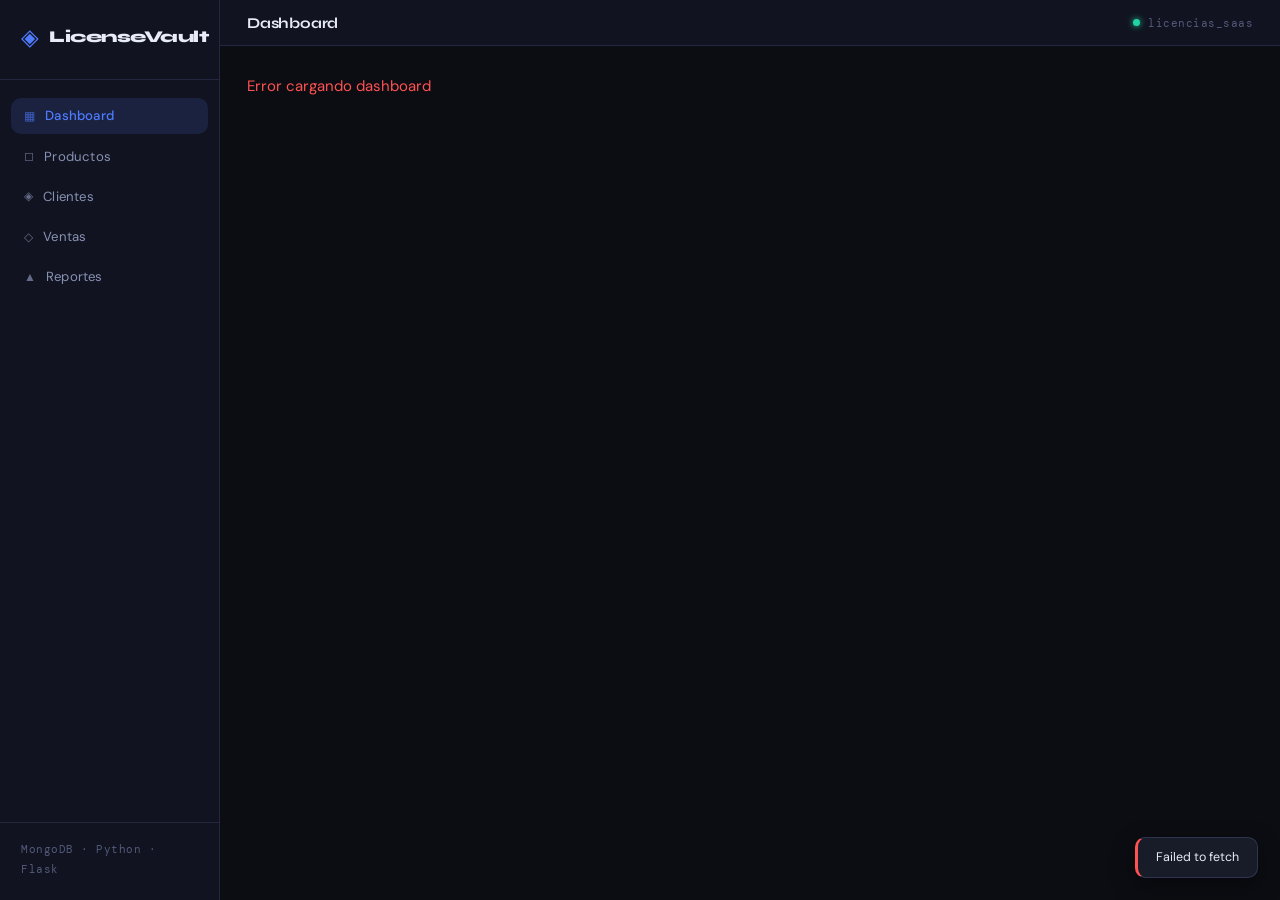
<file: proyecto LicenseVault/frontend/index.html>
<!DOCTYPE html>
<html lang="es">
<head>
<meta charset="UTF-8">
<meta name="viewport" content="width=device-width,initial-scale=1">
<title>LicenseVault — Distribución Digital</title>
<link rel="preconnect" href="https://fonts.googleapis.com">
<link href="https://fonts.googleapis.com/css2?family=Syne:wght@400;600;700;800&family=DM+Mono:wght@300;400;500&family=DM+Sans:wght@300;400;500&display=swap" rel="stylesheet">
<link rel="stylesheet" href="static/css/style.css">
</head>
<body>

<!-- SIDEBAR -->
<nav class="sidebar" id="sidebar">
  <div class="brand">
    <span class="brand-icon">◈</span>
    <span class="brand-name">LicenseVault</span>
  </div>
  <ul class="nav-list">
    <li class="nav-item active" data-page="dashboard">
      <span class="nav-icon">▦</span> Dashboard
    </li>
    <li class="nav-item" data-page="productos">
      <span class="nav-icon">◻</span> Productos
    </li>
    <li class="nav-item" data-page="clientes">
      <span class="nav-icon">◈</span> Clientes
    </li>
    <li class="nav-item" data-page="ventas">
      <span class="nav-icon">◇</span> Ventas
    </li>
    <li class="nav-item" data-page="reportes">
      <span class="nav-icon">▲</span> Reportes
    </li>
  </ul>
  <div class="sidebar-footer">
    <span class="tag-mono">MongoDB · Python · Flask</span>
  </div>
</nav>

<!-- MAIN -->
<main class="main-content" id="main">

  <!-- TOPBAR -->
  <header class="topbar">
    <button class="menu-btn" id="menuBtn">☰</button>
    <div class="topbar-title" id="topbarTitle">Dashboard</div>
    <div class="topbar-right">
      <span class="status-dot"></span>
      <span class="tag-mono">licencias_saas</span>
    </div>
  </header>

  <!-- PÁGINAS -->
  <div class="page active" id="page-dashboard"></div>
  <div class="page"        id="page-productos"></div>
  <div class="page"        id="page-clientes"></div>
  <div class="page"        id="page-ventas"></div>
  <div class="page"        id="page-reportes"></div>

</main>

<!-- MODAL -->
<div class="modal-overlay" id="modalOverlay">
  <div class="modal" id="modal">
    <div class="modal-header">
      <h3 class="modal-title" id="modalTitle">Formulario</h3>
      <button class="modal-close" id="modalClose">✕</button>
    </div>
    <div class="modal-body" id="modalBody"></div>
  </div>
</div>

<!-- TOAST -->
<div class="toast" id="toast"></div>

<script src="static/js/api.js"></script>
<script src="static/js/dashboard.js"></script>
<script src="static/js/productos.js"></script>
<script src="static/js/clientes.js"></script>
<script src="static/js/ventas.js"></script>
<script src="static/js/reportes.js"></script>
<script src="static/js/app.js"></script>
</body>
</html>
</file>
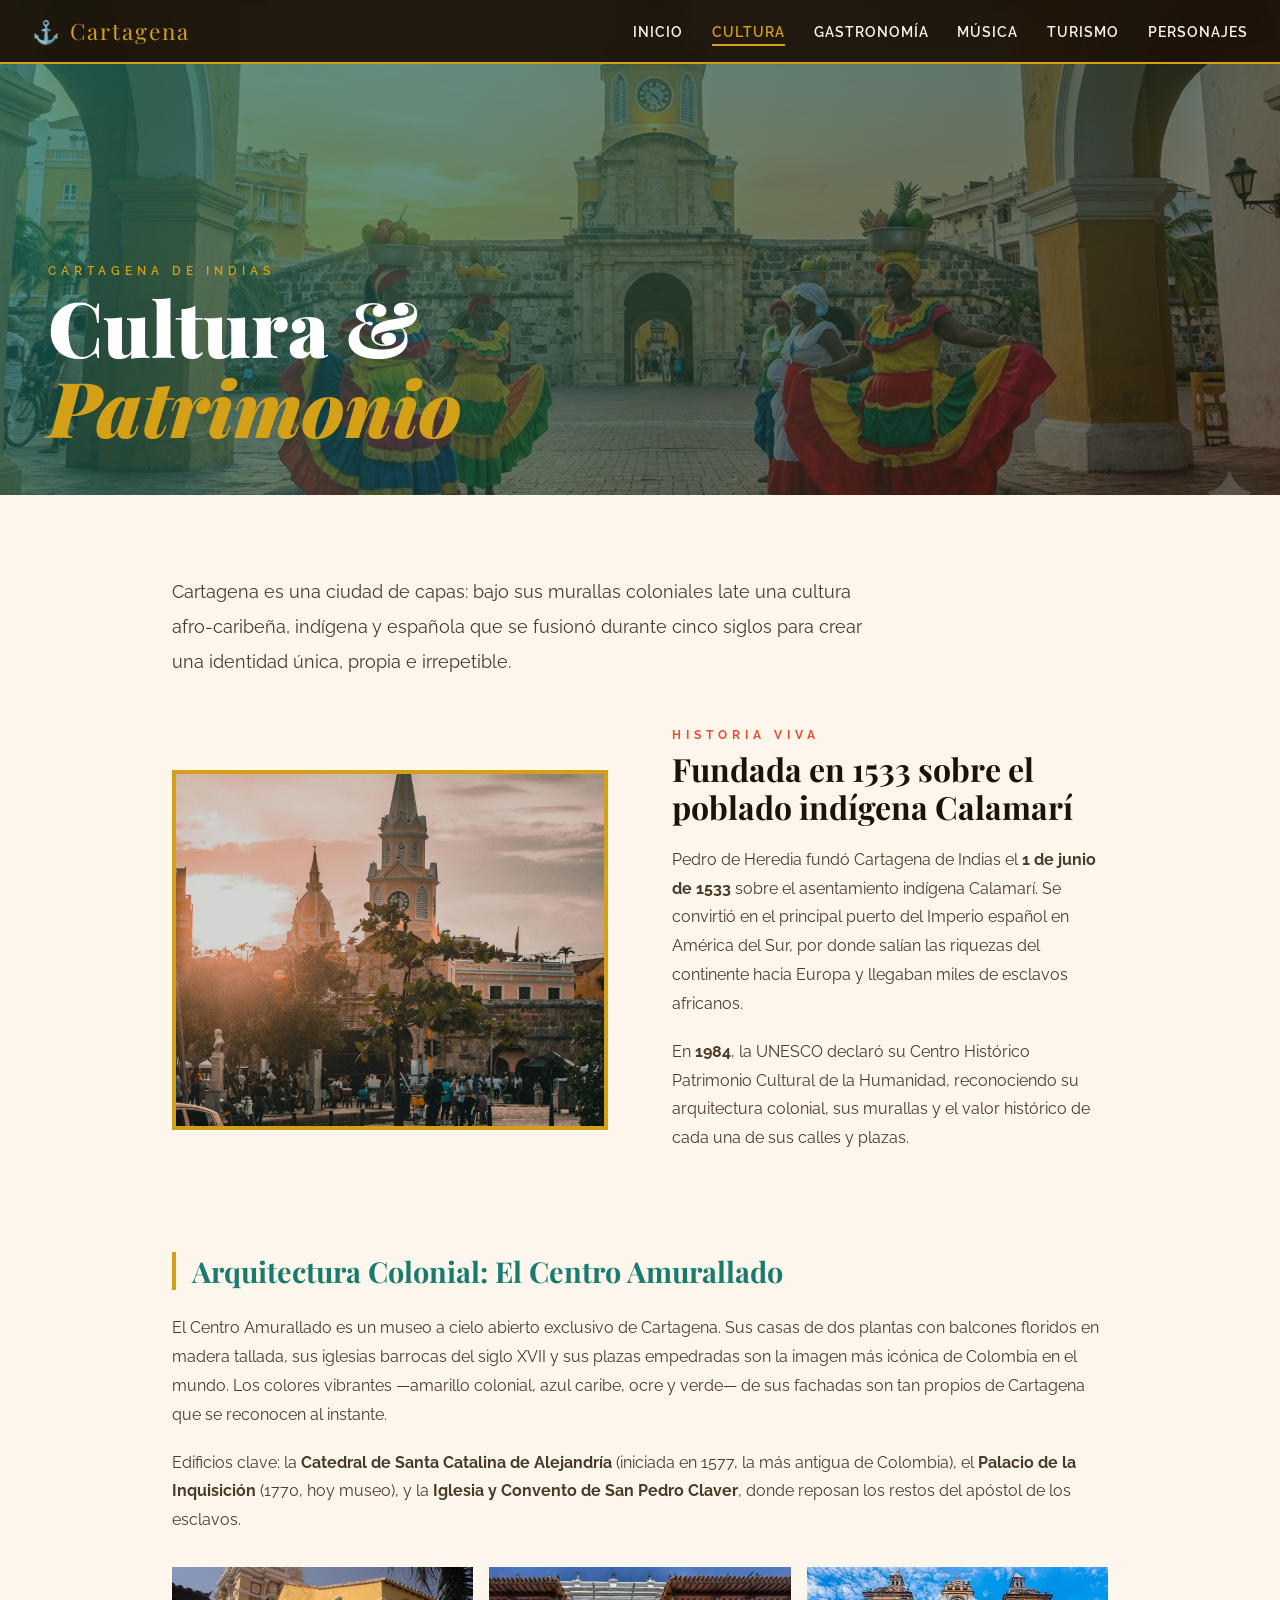
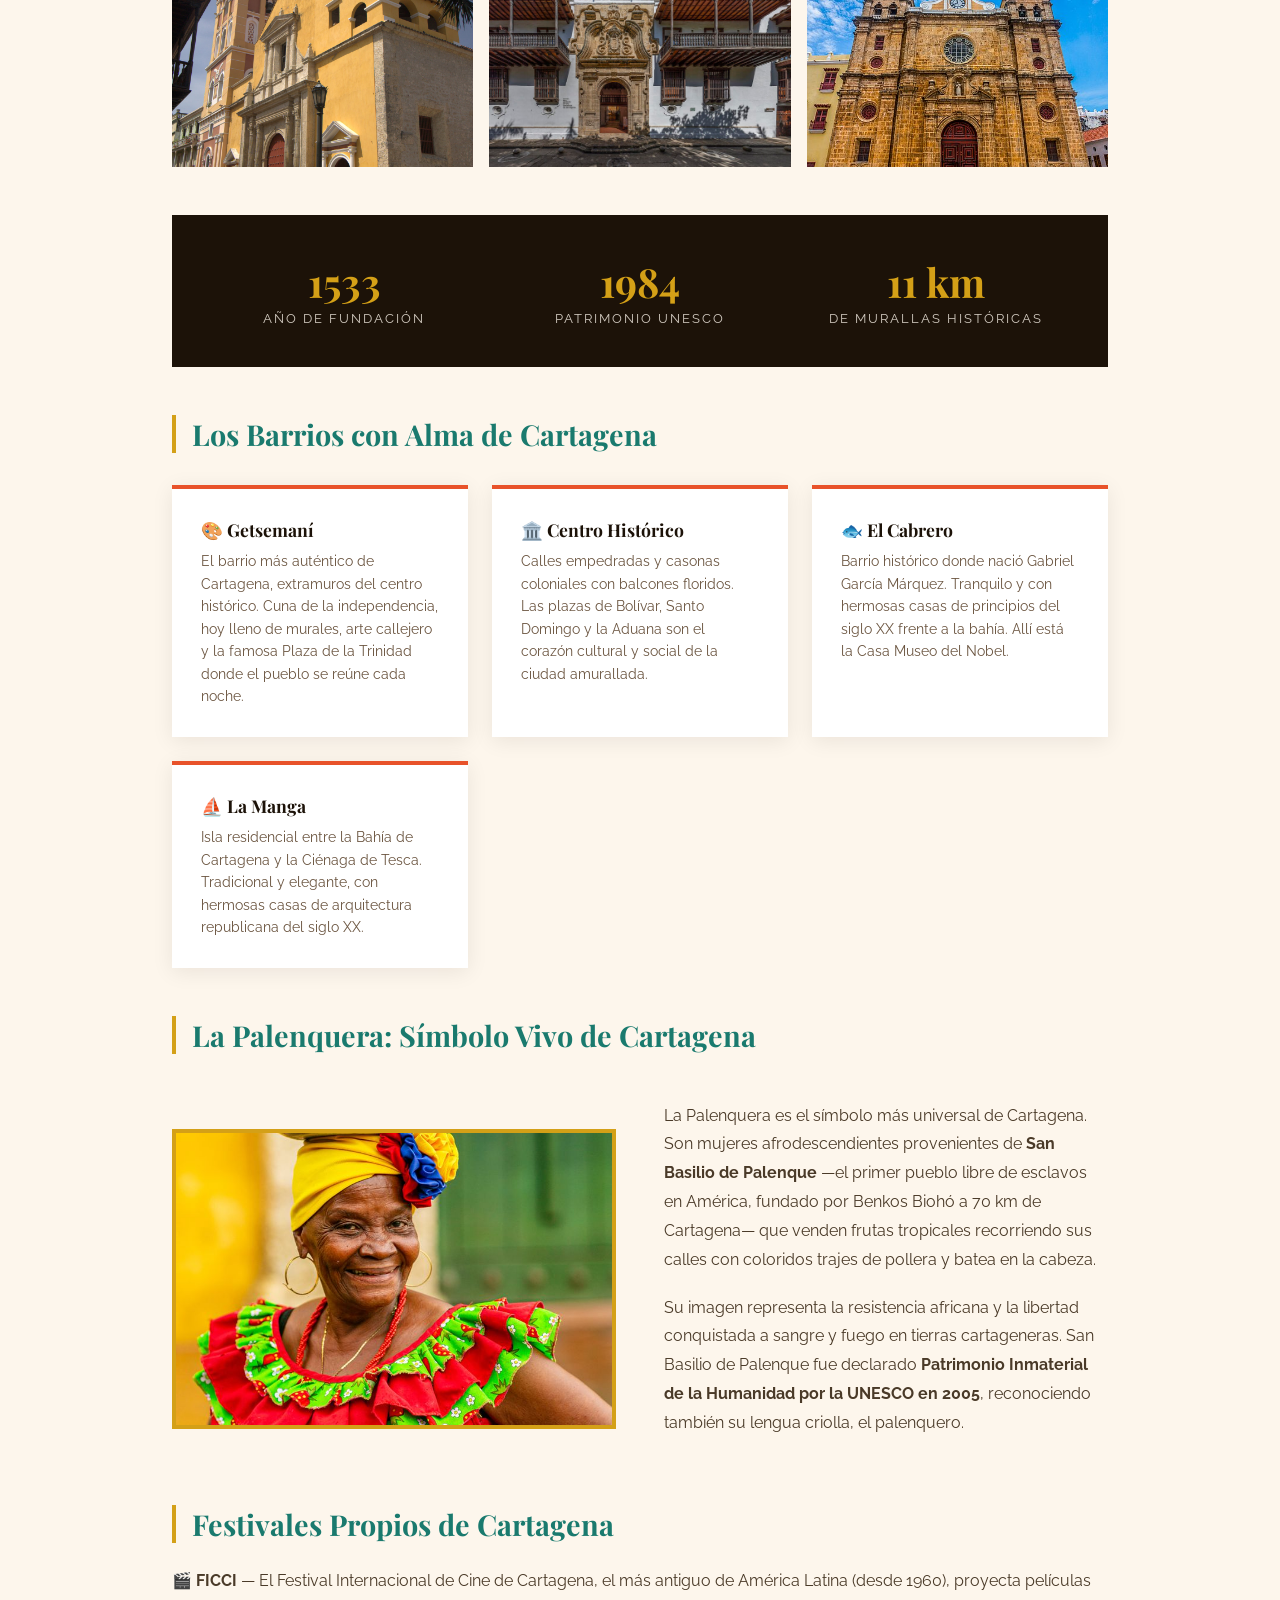
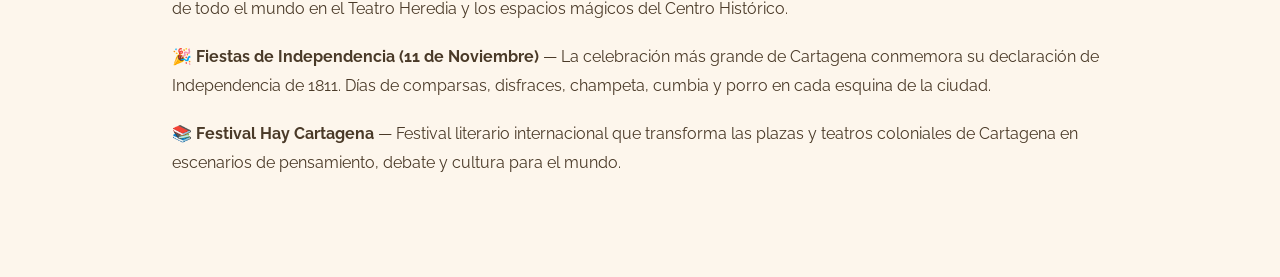
<file: pagina cartagena/cultura.html>
<!DOCTYPE html>
<html lang="es">
<head>
  <meta charset="UTF-8"/>
  <meta name="viewport" content="width=device-width, initial-scale=1.0"/>
  <title>Cultura – Cartagena de Indias</title>
  <link href="https://fonts.googleapis.com/css2?family=Playfair+Display:ital,wght@0,400;0,700;0,900;1,400&family=Raleway:wght@300;400;600;700&display=swap" rel="stylesheet"/>
  <style>
    :root { --gold:#D4A017; --coral:#E8522A; --teal:#1A7A6E; --cream:#FDF6EC; --dark:#1C1208; }
    * { margin:0; padding:0; box-sizing:border-box; }
    body { font-family:'Raleway',sans-serif; background:var(--cream); color:var(--dark); }
    nav { position:fixed; top:0; width:100%; z-index:100; background:rgba(28,18,8,0.93); backdrop-filter:blur(8px); padding:0 2rem; display:flex; align-items:center; justify-content:space-between; height:64px; border-bottom:2px solid var(--gold); }
    .nav-logo { font-family:'Playfair Display',serif; font-size:1.4rem; color:var(--gold); letter-spacing:2px; text-decoration:none; }
    .nav-links { display:flex; gap:1.8rem; list-style:none; }
    .nav-links a { color:var(--cream); text-decoration:none; font-size:.85rem; font-weight:600; letter-spacing:1px; text-transform:uppercase; padding:4px 0; border-bottom:2px solid transparent; transition:color .3s,border-color .3s; }
    .nav-links a:hover,.nav-links a.active { color:var(--gold); border-bottom-color:var(--gold); }
    .page-hero { height:55vh; display:flex; align-items:flex-end; padding:3rem; position:relative; overflow:hidden; }
    .page-hero-bg { position:absolute; inset:0; background:linear-gradient(135deg,rgba(26,122,110,.7),rgba(28,18,8,.6)), url('imagenes/cultura.png') center/cover no-repeat; }
    .page-hero-content { position:relative; z-index:2; }
    .eyebrow { display:block; font-size:.75rem; letter-spacing:5px; text-transform:uppercase; color:var(--gold); margin-bottom:.5rem; font-weight:600; }
    .page-hero h1 { font-family:'Playfair Display',serif; font-size:clamp(2.5rem,6vw,5rem); color:#fff; font-weight:900; line-height:1.05; }
    .page-hero h1 em { color:var(--gold); font-style:italic; }
    main { max-width:1000px; margin:0 auto; padding:5rem 2rem; }
    p.lead { font-size:1.15rem; line-height:1.9; color:#4a3a28; margin-bottom:3rem; max-width:700px; }
    .body-text { font-size:1rem; line-height:1.8; color:#4a3a28; margin-bottom:1.2rem; }
    h3.sub-title { font-family:'Playfair Display',serif; font-size:1.8rem; margin:3rem 0 1.5rem; color:var(--teal); border-left:4px solid var(--gold); padding-left:1rem; }
    .intro-block { display:grid; grid-template-columns:1fr 1fr; gap:4rem; align-items:center; margin-bottom:5rem; }
    .intro-block img { width:100%; height:360px; object-fit:cover; border:4px solid var(--gold); }
    .intro-text .label { font-size:.75rem; letter-spacing:5px; text-transform:uppercase; color:var(--coral); font-weight:700; margin-bottom:.5rem; display:block; }
    .intro-text h2 { font-family:'Playfair Display',serif; font-size:2rem; margin-bottom:1.2rem; line-height:1.2; }
    .img-grid { display:grid; grid-template-columns:repeat(3,1fr); gap:1rem; margin:2rem 0; }
    .img-grid img { width:100%; height:200px; object-fit:cover; transition:transform .3s; }
    .img-grid img:hover { transform:scale(1.04); }
    .fact-box { background:var(--dark); color:var(--cream); padding:2.5rem; margin:3rem 0; display:grid; grid-template-columns:repeat(3,1fr); gap:2rem; text-align:center; }
    .fact-box .fact strong { display:block; font-family:'Playfair Display',serif; font-size:2.5rem; color:var(--gold); }
    .fact-box .fact span { font-size:.8rem; letter-spacing:2px; text-transform:uppercase; opacity:.8; }
    .split { display:grid; grid-template-columns:1fr 1fr; gap:3rem; align-items:center; margin:3rem 0; }
    .split img { width:100%; height:300px; object-fit:cover; border:4px solid var(--gold); }
    .barrio-grid { display:grid; grid-template-columns:repeat(auto-fit,minmax(220px,1fr)); gap:1.5rem; margin:2rem 0; }
    .barrio-card { background:#fff; padding:1.8rem; box-shadow:0 4px 20px rgba(28,18,8,.08); border-top:4px solid var(--coral); transition:transform .3s; }
    .barrio-card:hover { transform:translateY(-4px); }
    .barrio-card h4 { font-family:'Playfair Display',serif; font-size:1.1rem; margin-bottom:.6rem; }
    .barrio-card p { font-size:.88rem; line-height:1.6; color:#6b5540; }
    .video-embed { position:relative; padding-bottom:56.25%; height:0; overflow:hidden; border:3px solid var(--gold); margin:2rem 0; }
    .video-embed iframe { position:absolute; inset:0; width:100%; height:100%; border:none; }
    footer { background:var(--dark); color:rgba(255,255,255,0.5); text-align:center; padding:2.5rem; font-size:.82rem; border-top:2px solid var(--gold); }
    footer span { color:var(--gold); }
    @media(max-width:700px){.intro-block,.split{grid-template-columns:1fr}.img-grid{grid-template-columns:1fr 1fr}.fact-box{grid-template-columns:1fr}}
  </style>
</head>
<body>
<nav>
  <a class="nav-logo" href="index.html">⚓ Cartagena</a>
  <ul class="nav-links">
    <li><a href="index.html">Inicio</a></li>
    <li><a href="cultura.html" class="active">Cultura</a></li>
    <li><a href="gastronomia.html">Gastronomía</a></li>
    <li><a href="musica.html">Música</a></li>
    <li><a href="turismo.html">Turismo</a></li>
    <li><a href="personajes.html">Personajes</a></li>
  </ul>
</nav>

<div class="page-hero">
  <div class="page-hero-bg"></div>
  <div class="page-hero-content">
    <span class="eyebrow">Cartagena de Indias</span>
    <h1>Cultura &<br/><em>Patrimonio</em></h1>
  </div>
</div>

<main>
  <p class="lead">Cartagena es una ciudad de capas: bajo sus murallas coloniales late una cultura afro-caribeña, indígena y española que se fusionó durante cinco siglos para crear una identidad única, propia e irrepetible.</p>

  <div class="intro-block">
    <img src="imagenes/torredelreloj.jpeg" alt="Torre del Reloj"/>
    <div class="intro-text">
      <span class="label">Historia viva</span>
      <h2>Fundada en 1533 sobre el poblado indígena Calamarí</h2>
      <p class="body-text">Pedro de Heredia fundó Cartagena de Indias el <strong>1 de junio de 1533</strong> sobre el asentamiento indígena Calamarí. Se convirtió en el principal puerto del Imperio español en América del Sur, por donde salían las riquezas del continente hacia Europa y llegaban miles de esclavos africanos.</p>
      <p class="body-text">En <strong>1984</strong>, la UNESCO declaró su Centro Histórico Patrimonio Cultural de la Humanidad, reconociendo su arquitectura colonial, sus murallas y el valor histórico de cada una de sus calles y plazas.</p>
    </div>
  </div>

  <h3 class="sub-title">Arquitectura Colonial: El Centro Amurallado</h3>
  <p class="body-text">El Centro Amurallado es un museo a cielo abierto exclusivo de Cartagena. Sus casas de dos plantas con balcones floridos en madera tallada, sus iglesias barrocas del siglo XVII y sus plazas empedradas son la imagen más icónica de Colombia en el mundo. Los colores vibrantes —amarillo colonial, azul caribe, ocre y verde— de sus fachadas son tan propios de Cartagena que se reconocen al instante.</p>
  <p class="body-text">Edificios clave: la <strong>Catedral de Santa Catalina de Alejandría</strong> (iniciada en 1577, la más antigua de Colombia), el <strong>Palacio de la Inquisición</strong> (1770, hoy museo), y la <strong>Iglesia y Convento de San Pedro Claver</strong>, donde reposan los restos del apóstol de los esclavos.</p>

  <div class="img-grid">
    <img src="imagenes/catedral.jpg" alt="Catedral de Cartagena"/>
    <img src="imagenes/palacio.jpg" alt="Palacio de la Inquisición"/>
    <img src="imagenes/iglesia.jpg" alt="San Pedro Claver"/>
  </div>

  <div class="fact-box">
    <div class="fact"><strong>1533</strong><span>Año de Fundación</span></div>
    <div class="fact"><strong>1984</strong><span>Patrimonio UNESCO</span></div>
    <div class="fact"><strong>11 km</strong><span>De Murallas Históricas</span></div>
  </div>

  <h3 class="sub-title">Los Barrios con Alma de Cartagena</h3>
  <div class="barrio-grid">
    <div class="barrio-card">
      <h4>🎨 Getsemaní</h4>
      <p>El barrio más auténtico de Cartagena, extramuros del centro histórico. Cuna de la independencia, hoy lleno de murales, arte callejero y la famosa Plaza de la Trinidad donde el pueblo se reúne cada noche.</p>
    </div>
    <div class="barrio-card">
      <h4>🏛️ Centro Histórico</h4>
      <p>Calles empedradas y casonas coloniales con balcones floridos. Las plazas de Bolívar, Santo Domingo y la Aduana son el corazón cultural y social de la ciudad amurallada.</p>
    </div>
    <div class="barrio-card">
      <h4>🐟 El Cabrero</h4>
      <p>Barrio histórico donde nació Gabriel García Márquez. Tranquilo y con hermosas casas de principios del siglo XX frente a la bahía. Allí está la Casa Museo del Nobel.</p>
    </div>
    <div class="barrio-card">
      <h4>⛵ La Manga</h4>
      <p>Isla residencial entre la Bahía de Cartagena y la Ciénaga de Tesca. Tradicional y elegante, con hermosas casas de arquitectura republicana del siglo XX.</p>
    </div>
  </div>

  <h3 class="sub-title">La Palenquera: Símbolo Vivo de Cartagena</h3>
  <div class="split">
    <img src="imagenes/palenquera.jpg" alt="Palenquera"/>
    <div>
      <p class="body-text">La Palenquera es el símbolo más universal de Cartagena. Son mujeres afrodescendientes provenientes de <strong>San Basilio de Palenque</strong> —el primer pueblo libre de esclavos en América, fundado por Benkos Biohó a 70 km de Cartagena— que venden frutas tropicales recorriendo sus calles con coloridos trajes de pollera y batea en la cabeza.</p>
      <p class="body-text">Su imagen representa la resistencia africana y la libertad conquistada a sangre y fuego en tierras cartageneras. San Basilio de Palenque fue declarado <strong>Patrimonio Inmaterial de la Humanidad por la UNESCO en 2005</strong>, reconociendo también su lengua criolla, el palenquero.</p>
    </div>
  </div>

  <h3 class="sub-title">Festivales Propios de Cartagena</h3>
  <p class="body-text"><strong>🎬 FICCI</strong> — El Festival Internacional de Cine de Cartagena, el más antiguo de América Latina (desde 1960), proyecta películas de todo el mundo en el Teatro Heredia y los espacios mágicos del Centro Histórico.</p>
  <p class="body-text"><strong>🎉 Fiestas de Independencia (11 de Noviembre)</strong> — La celebración más grande de Cartagena conmemora su declaración de Independencia de 1811. Días de comparsas, disfraces, champeta, cumbia y porro en cada esquina de la ciudad.</p>
  <p class="body-text"><strong>📚 Festival Hay Cartagena</strong> — Festival literario internacional que transforma las plazas y teatros coloniales de Cartagena en escenarios de pensamiento, debate y cultura para el mundo.</p>
</main>
</body>
</html>
</file>
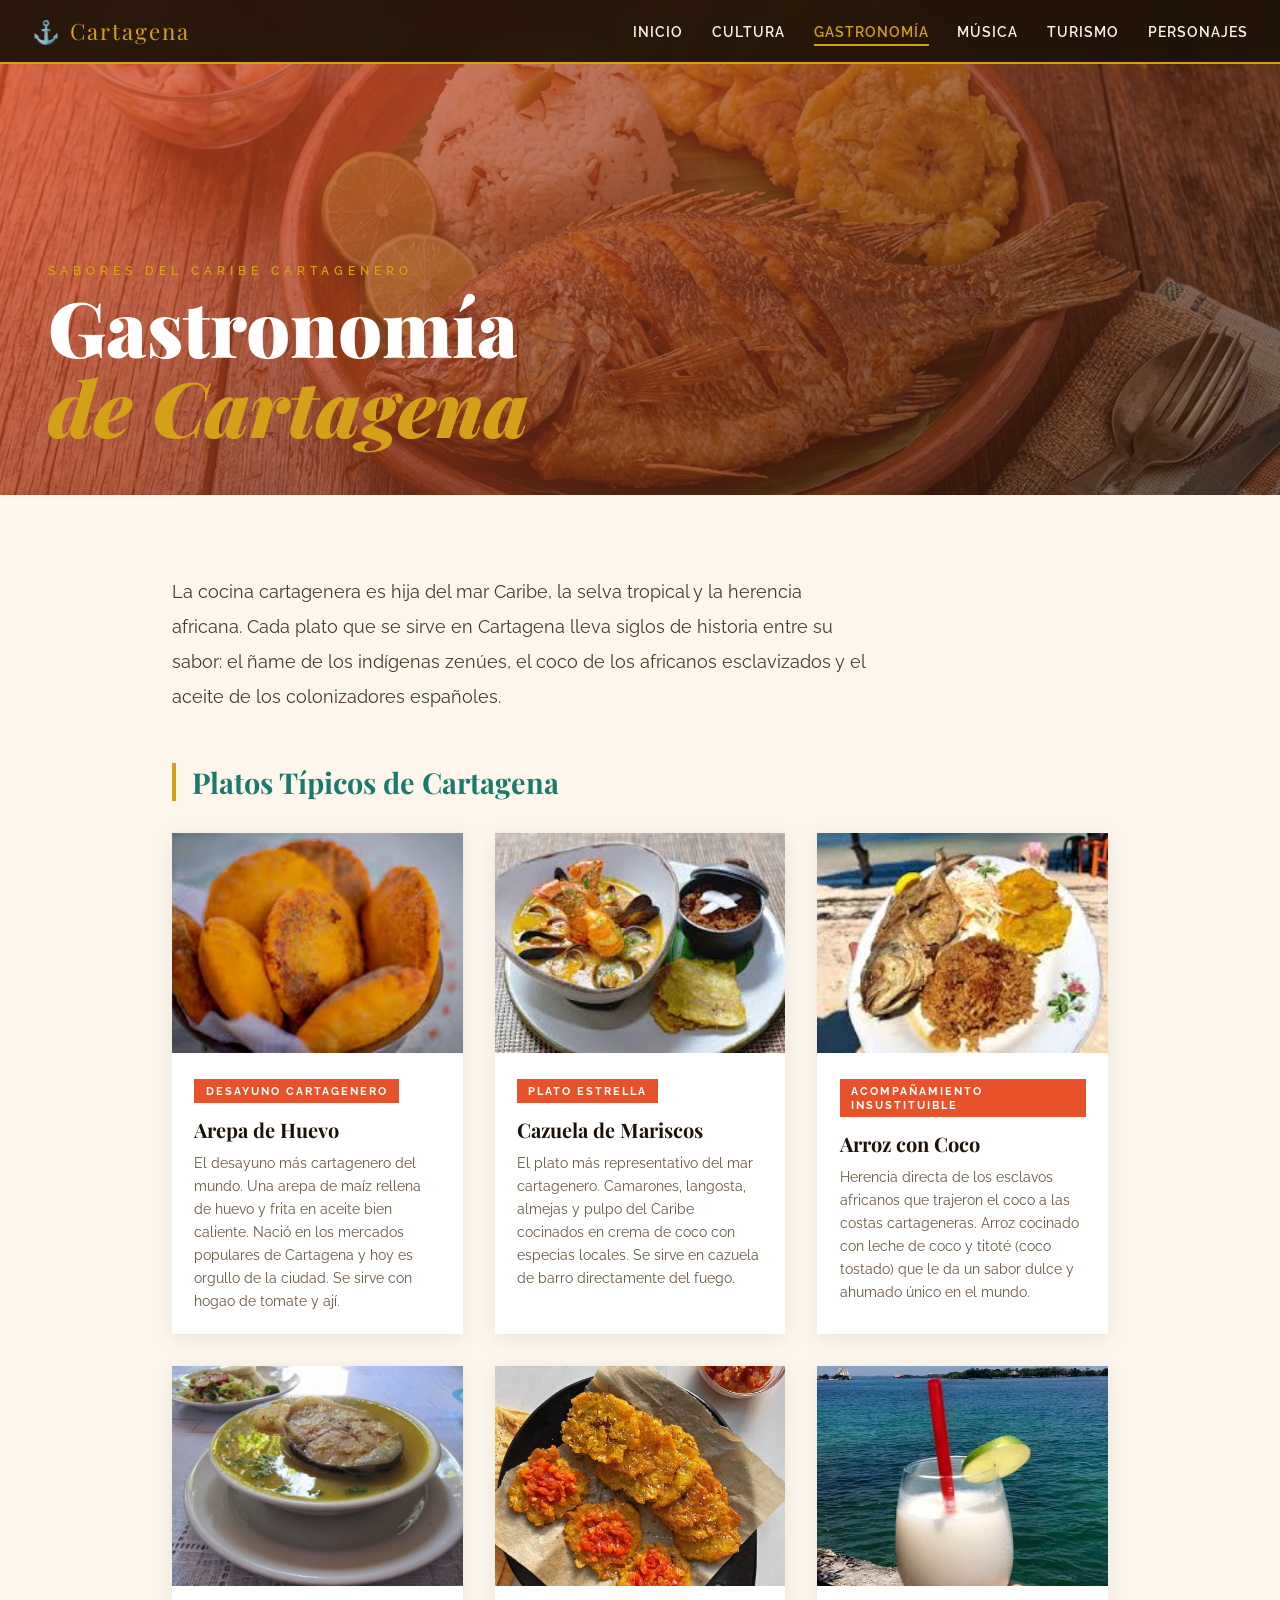
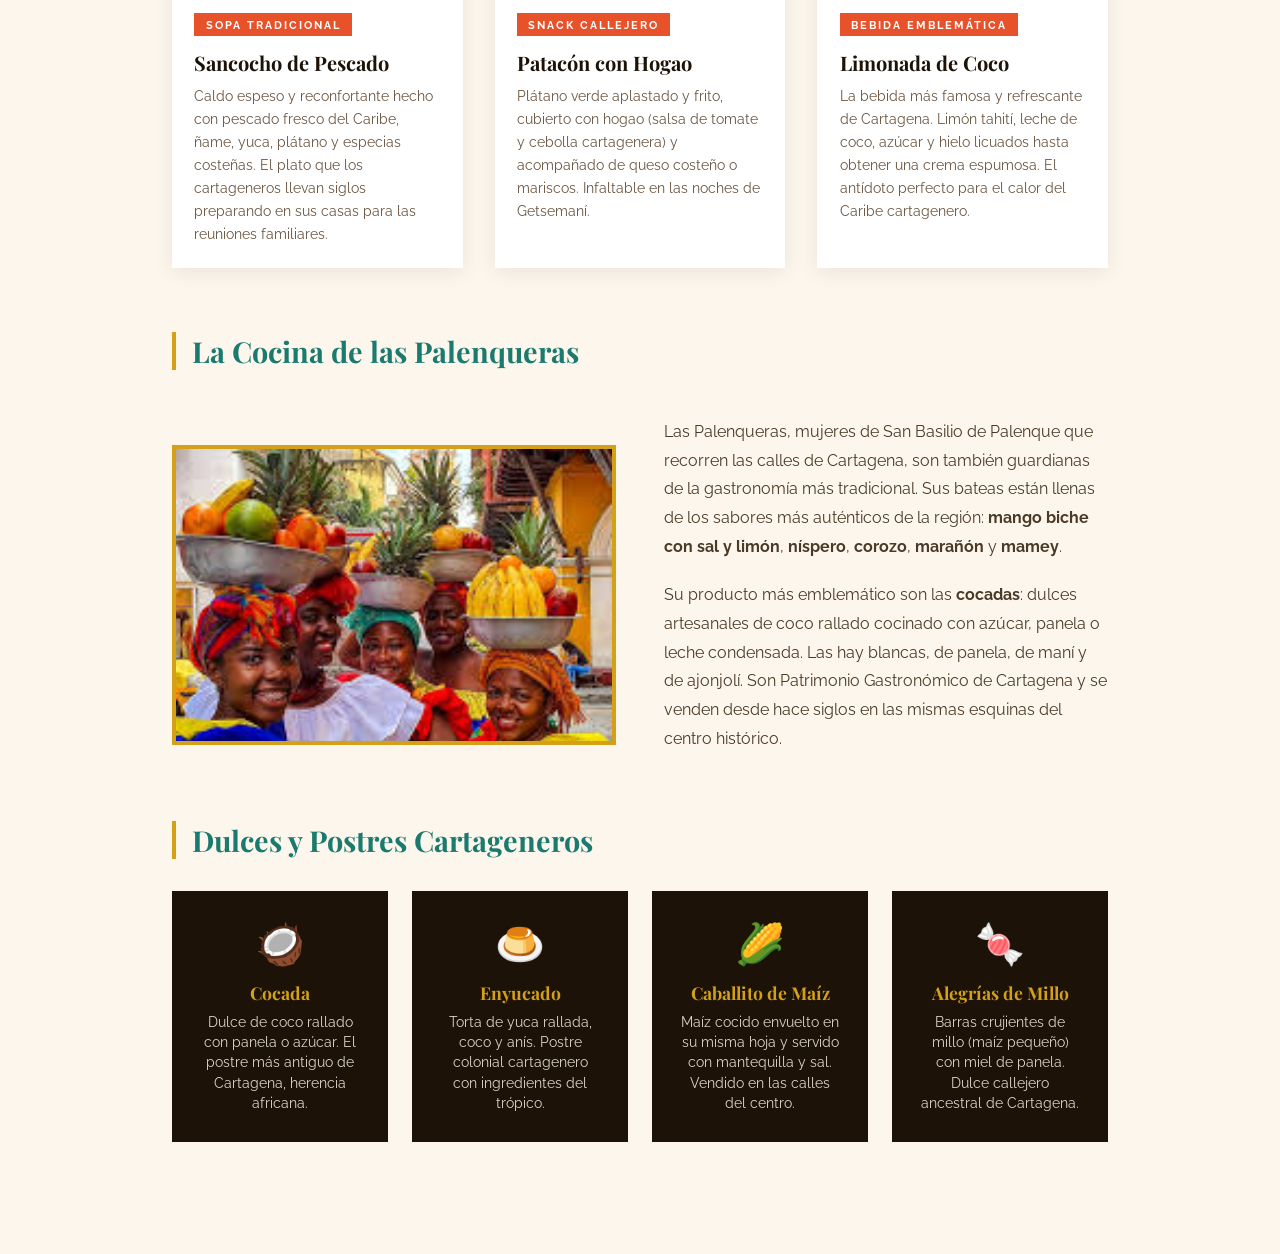
<file: pagina cartagena/gastronomia.html>
<!DOCTYPE html>
<html lang="es">
<head>
  <meta charset="UTF-8"/>
  <meta name="viewport" content="width=device-width, initial-scale=1.0"/>
  <title>Gastronomía – Cartagena de Indias</title>
  <link href="https://fonts.googleapis.com/css2?family=Playfair+Display:ital,wght@0,400;0,700;0,900;1,400&family=Raleway:wght@300;400;600;700&display=swap" rel="stylesheet"/>
  <style>
    :root { --gold:#D4A017; --coral:#E8522A; --teal:#1A7A6E; --cream:#FDF6EC; --dark:#1C1208; }
    * { margin:0; padding:0; box-sizing:border-box; }
    body { font-family:'Raleway',sans-serif; background:var(--cream); color:var(--dark); }
    nav { position:fixed; top:0; width:100%; z-index:100; background:rgba(28,18,8,0.93); backdrop-filter:blur(8px); padding:0 2rem; display:flex; align-items:center; justify-content:space-between; height:64px; border-bottom:2px solid var(--gold); }
    .nav-logo { font-family:'Playfair Display',serif; font-size:1.4rem; color:var(--gold); letter-spacing:2px; text-decoration:none; }
    .nav-links { display:flex; gap:1.8rem; list-style:none; }
    .nav-links a { color:var(--cream); text-decoration:none; font-size:.85rem; font-weight:600; letter-spacing:1px; text-transform:uppercase; padding:4px 0; border-bottom:2px solid transparent; transition:color .3s,border-color .3s; }
    .nav-links a:hover,.nav-links a.active { color:var(--gold); border-bottom-color:var(--gold); }
    .page-hero { height:55vh; display:flex; align-items:flex-end; padding:3rem; position:relative; overflow:hidden; }
    .page-hero-bg { position:absolute; inset:0; background:linear-gradient(135deg,rgba(232,82,42,.75),rgba(28,18,8,.6)), url('imagenes/gastronomia.png') center/cover; }
    .page-hero-content { position:relative; z-index:2; }
    .eyebrow { display:block; font-size:.75rem; letter-spacing:5px; text-transform:uppercase; color:var(--gold); margin-bottom:.5rem; font-weight:600; }
    .page-hero h1 { font-family:'Playfair Display',serif; font-size:clamp(2.5rem,6vw,5rem); color:#fff; font-weight:900; line-height:1.05; }
    .page-hero h1 em { color:var(--gold); }
    main { max-width:1000px; margin:0 auto; padding:5rem 2rem; }
    p.lead { font-size:1.15rem; line-height:1.9; color:#4a3a28; margin-bottom:3rem; max-width:700px; }
    .body-text { font-size:1rem; line-height:1.8; color:#4a3a28; margin-bottom:1.2rem; }
    h3.sub-title { font-family:'Playfair Display',serif; font-size:1.8rem; margin:3rem 0 1.5rem; color:var(--teal); border-left:4px solid var(--gold); padding-left:1rem; }
    .dish-grid { display:grid; grid-template-columns:repeat(auto-fit,minmax(280px,1fr)); gap:2rem; margin:2rem 0 4rem; }
    .dish-card { background:#fff; box-shadow:0 4px 20px rgba(28,18,8,.08); overflow:hidden; transition:transform .3s,box-shadow .3s; }
    .dish-card:hover { transform:translateY(-5px); box-shadow:0 14px 40px rgba(28,18,8,.15); }
    .dish-card img { width:100%; height:220px; object-fit:cover; }
    .dish-card-body { padding:1.4rem; }
    .dish-card-body h3 { font-family:'Playfair Display',serif; font-size:1.25rem; color:var(--dark); margin-bottom:.5rem; }
    .dish-card-body p { font-size:.9rem; line-height:1.6; color:#6b5540; }
    .tag { display:inline-block; background:var(--coral); color:#fff; font-size:.7rem; letter-spacing:2px; text-transform:uppercase; padding:.3rem .7rem; margin-bottom:.8rem; font-weight:700; }
    .split { display:grid; grid-template-columns:1fr 1fr; gap:3rem; align-items:center; margin:3rem 0; }
    .split img { width:100%; height:300px; object-fit:cover; border:4px solid var(--gold); }
    .sweet-grid { display:grid; grid-template-columns:repeat(auto-fit,minmax(200px,1fr)); gap:1.5rem; margin:2rem 0; }
    .sweet-card { background:var(--dark); color:var(--cream); padding:1.8rem; text-align:center; transition:transform .3s; }
    .sweet-card:hover { transform:translateY(-4px); }
    .sweet-card .emoji { font-size:2.5rem; margin-bottom:.8rem; display:block; }
    .sweet-card h4 { font-family:'Playfair Display',serif; font-size:1.1rem; color:var(--gold); margin-bottom:.5rem; }
    .sweet-card p { font-size:.85rem; line-height:1.5; opacity:.85; }
    .video-embed { position:relative; padding-bottom:56.25%; height:0; overflow:hidden; border:3px solid var(--gold); margin:2rem 0; }
    .video-embed iframe { position:absolute; inset:0; width:100%; height:100%; border:none; }
    footer { background:var(--dark); color:rgba(255,255,255,0.5); text-align:center; padding:2.5rem; font-size:.82rem; border-top:2px solid var(--gold); }
    footer span { color:var(--gold); }
    @media(max-width:700px){.split{grid-template-columns:1fr}}
  </style>
</head>
<body>
<nav>
  <a class="nav-logo" href="index.html">⚓ Cartagena</a>
  <ul class="nav-links">
    <li><a href="index.html">Inicio</a></li>
    <li><a href="cultura.html">Cultura</a></li>
    <li><a href="gastronomia.html" class="active">Gastronomía</a></li>
    <li><a href="musica.html">Música</a></li>
    <li><a href="turismo.html">Turismo</a></li>
    <li><a href="personajes.html">Personajes</a></li>
  </ul>
</nav>

<div class="page-hero">
  <div class="page-hero-bg"></div>
  <div class="page-hero-content">
    <span class="eyebrow">Sabores del Caribe Cartagenero</span>
    <h1>Gastronomía<br/><em>de Cartagena</em></h1>
  </div>
</div>

<main>
  <p class="lead">La cocina cartagenera es hija del mar Caribe, la selva tropical y la herencia africana. Cada plato que se sirve en Cartagena lleva siglos de historia entre su sabor: el ñame de los indígenas zenúes, el coco de los africanos esclavizados y el aceite de los colonizadores españoles.</p>

  <h3 class="sub-title">Platos Típicos de Cartagena</h3>
  <div class="dish-grid">

    <div class="dish-card">
      <img src="imagenes/arepadehuevo.jpg" alt="Arepa de huevo"/>
      <div class="dish-card-body">
        <span class="tag">Desayuno cartagenero</span>
        <h3>Arepa de Huevo</h3>
        <p>El desayuno más cartagenero del mundo. Una arepa de maíz rellena de huevo y frita en aceite bien caliente. Nació en los mercados populares de Cartagena y hoy es orgullo de la ciudad. Se sirve con hogao de tomate y ají.</p>
      </div>
    </div>

    <div class="dish-card">
      <img src="imagenes/cazuelademariscos.jpg" alt="Cazuela de mariscos"/>
      <div class="dish-card-body">
        <span class="tag">Plato estrella</span>
        <h3>Cazuela de Mariscos</h3>
        <p>El plato más representativo del mar cartagenero. Camarones, langosta, almejas y pulpo del Caribe cocinados en crema de coco con especias locales. Se sirve en cazuela de barro directamente del fuego.</p>
      </div>
    </div>

    <div class="dish-card">
      <img src="imagenes/arrozdecoco.jpg" alt="Arroz con coco"/>
      <div class="dish-card-body">
        <span class="tag">Acompañamiento insustituible</span>
        <h3>Arroz con Coco</h3>
        <p>Herencia directa de los esclavos africanos que trajeron el coco a las costas cartageneras. Arroz cocinado con leche de coco y titoté (coco tostado) que le da un sabor dulce y ahumado único en el mundo.</p>
      </div>
    </div>

    <div class="dish-card">
      <img src="imagenes/sancochodepescado.jpg" alt="Sancocho de pescado"/>
      <div class="dish-card-body">
        <span class="tag">Sopa tradicional</span>
        <h3>Sancocho de Pescado</h3>
        <p>Caldo espeso y reconfortante hecho con pescado fresco del Caribe, ñame, yuca, plátano y especias costeñas. El plato que los cartageneros llevan siglos preparando en sus casas para las reuniones familiares.</p>
      </div>
    </div>

    <div class="dish-card">
      <img src="imagenes/patacon.jpg" alt="Patacón"/>
      <div class="dish-card-body">
        <span class="tag">Snack callejero</span>
        <h3>Patacón con Hogao</h3>
        <p>Plátano verde aplastado y frito, cubierto con hogao (salsa de tomate y cebolla cartagenera) y acompañado de queso costeño o mariscos. Infaltable en las noches de Getsemaní.</p>
      </div>
    </div>

    <div class="dish-card">
      <img src="imagenes/limonada.jpg" alt="Limonada de coco"/>
      <div class="dish-card-body">
        <span class="tag">Bebida emblemática</span>
        <h3>Limonada de Coco</h3>
        <p>La bebida más famosa y refrescante de Cartagena. Limón tahití, leche de coco, azúcar y hielo licuados hasta obtener una crema espumosa. El antídoto perfecto para el calor del Caribe cartagenero.</p>
      </div>
    </div>

  </div>

  <h3 class="sub-title">La Cocina de las Palenqueras</h3>
  <div class="split">
    <img src="imagenes/cocada.jpg" alt="Palenquera con frutas"/>
    <div>
      <p class="body-text">Las Palenqueras, mujeres de San Basilio de Palenque que recorren las calles de Cartagena, son también guardianas de la gastronomía más tradicional. Sus bateas están llenas de los sabores más auténticos de la región: <strong>mango biche con sal y limón</strong>, <strong>níspero</strong>, <strong>corozo</strong>, <strong>marañón</strong> y <strong>mamey</strong>.</p>
      <p class="body-text">Su producto más emblemático son las <strong>cocadas</strong>: dulces artesanales de coco rallado cocinado con azúcar, panela o leche condensada. Las hay blancas, de panela, de maní y de ajonjolí. Son Patrimonio Gastronómico de Cartagena y se venden desde hace siglos en las mismas esquinas del centro histórico.</p>
    </div>
  </div>

  <h3 class="sub-title">Dulces y Postres Cartageneros</h3>
  <div class="sweet-grid">
    <div class="sweet-card">
      <span class="emoji">🥥</span>
      <h4>Cocada</h4>
      <p>Dulce de coco rallado con panela o azúcar. El postre más antiguo de Cartagena, herencia africana.</p>
    </div>
    <div class="sweet-card">
      <span class="emoji">🍮</span>
      <h4>Enyucado</h4>
      <p>Torta de yuca rallada, coco y anís. Postre colonial cartagenero con ingredientes del trópico.</p>
    </div>
    <div class="sweet-card">
      <span class="emoji">🌽</span>
      <h4>Caballito de Maíz</h4>
      <p>Maíz cocido envuelto en su misma hoja y servido con mantequilla y sal. Vendido en las calles del centro.</p>
    </div>
    <div class="sweet-card">
      <span class="emoji">🍬</span>
      <h4>Alegrías de Millo</h4>
      <p>Barras crujientes de millo (maíz pequeño) con miel de panela. Dulce callejero ancestral de Cartagena.</p>
    </div>
  </div>
</body>
</html>
</file>
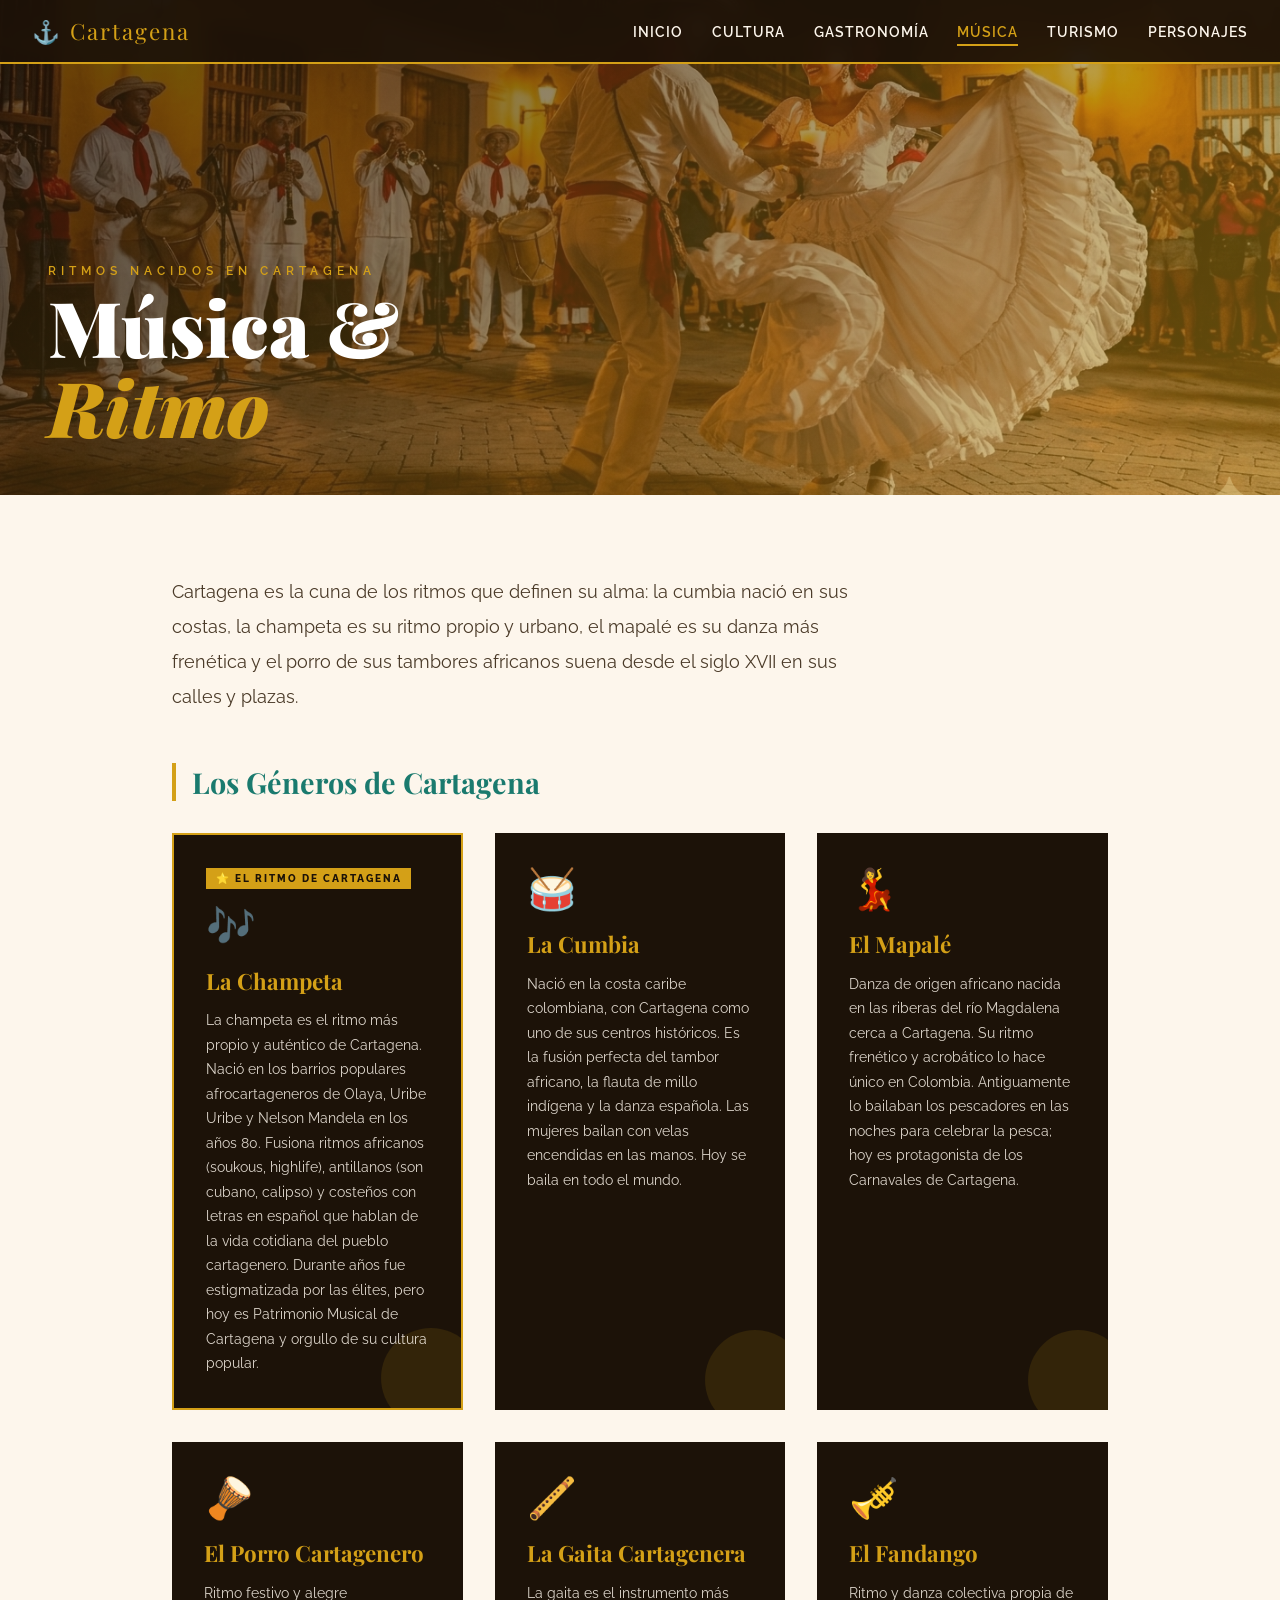
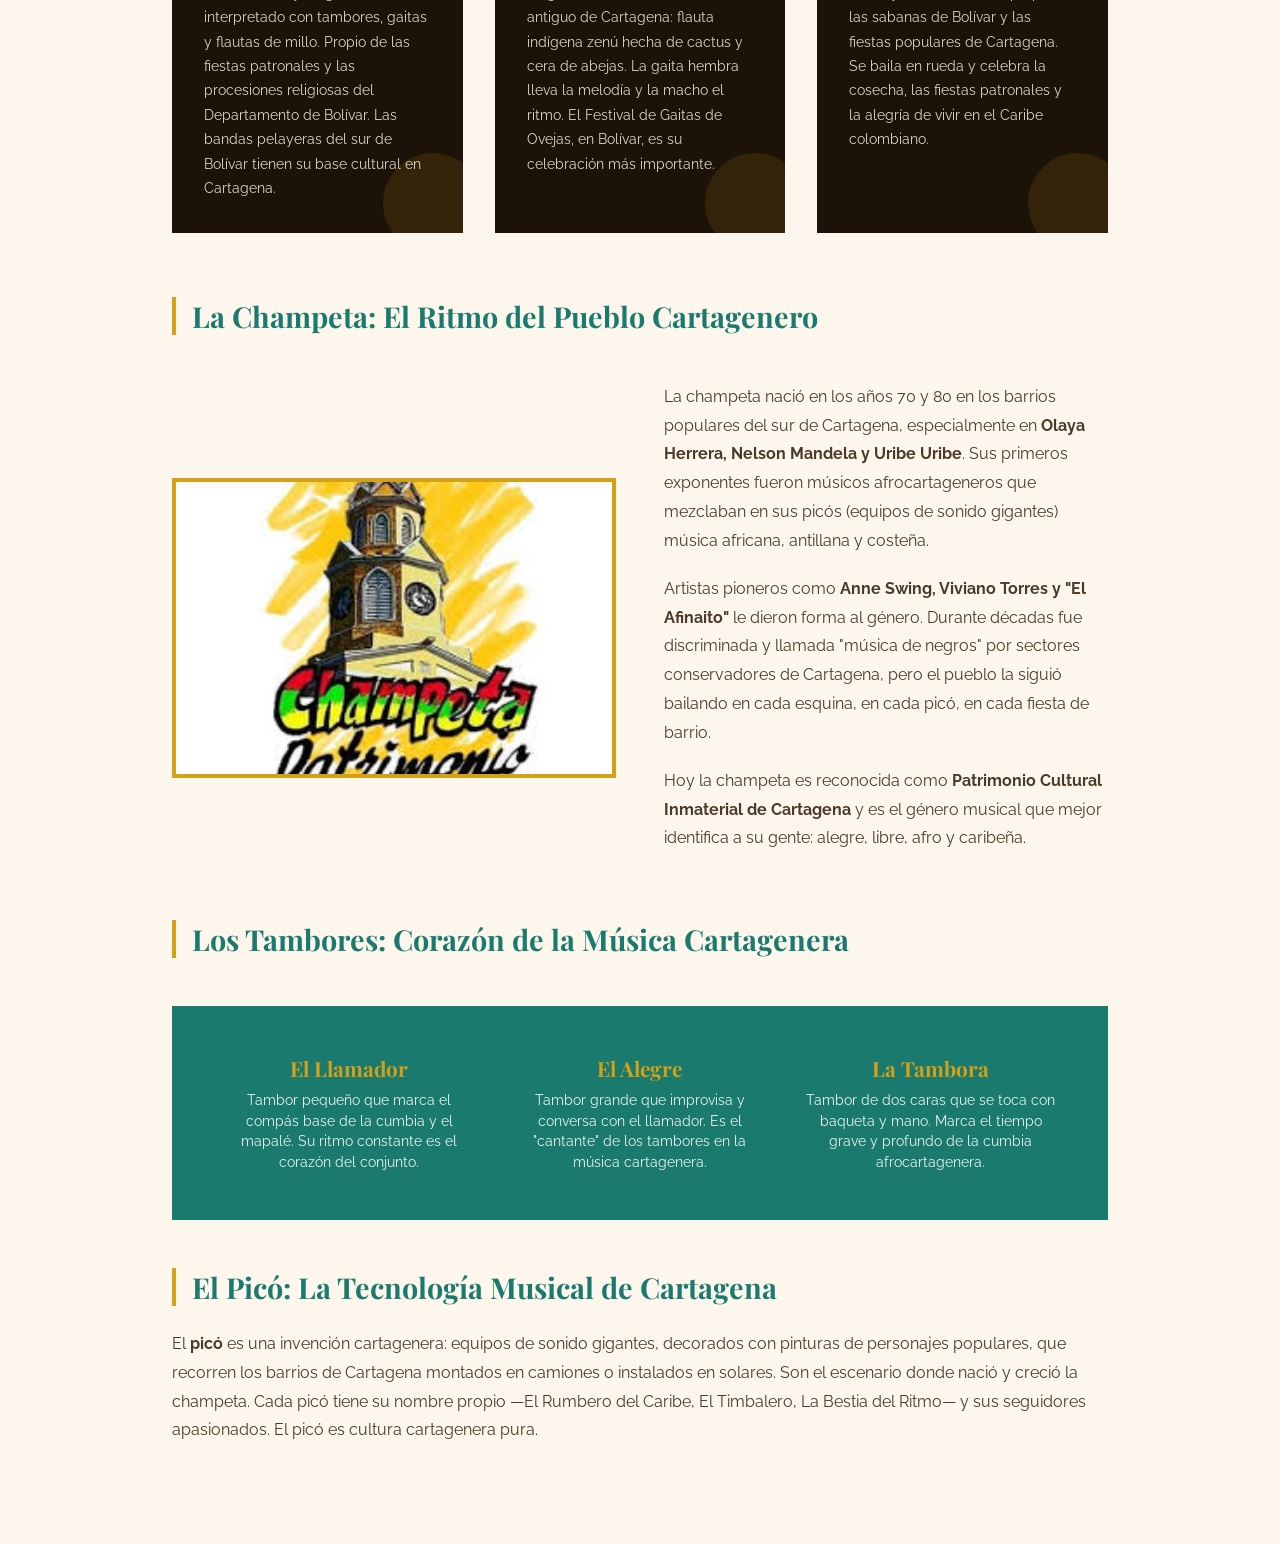
<file: pagina cartagena/musica.html>
<!DOCTYPE html>
<html lang="es">
<head>
  <meta charset="UTF-8"/>
  <meta name="viewport" content="width=device-width, initial-scale=1.0"/>
  <title>Música – Cartagena de Indias</title>
  <link href="https://fonts.googleapis.com/css2?family=Playfair+Display:ital,wght@0,400;0,700;0,900;1,400&family=Raleway:wght@300;400;600;700&display=swap" rel="stylesheet"/>
  <style>
    :root { --gold:#D4A017; --coral:#E8522A; --teal:#1A7A6E; --cream:#FDF6EC; --dark:#1C1208; }
    * { margin:0; padding:0; box-sizing:border-box; }
    body { font-family:'Raleway',sans-serif; background:var(--cream); color:var(--dark); }
    nav { position:fixed; top:0; width:100%; z-index:100; background:rgba(28,18,8,0.93); backdrop-filter:blur(8px); padding:0 2rem; display:flex; align-items:center; justify-content:space-between; height:64px; border-bottom:2px solid var(--gold); }
    .nav-logo { font-family:'Playfair Display',serif; font-size:1.4rem; color:var(--gold); letter-spacing:2px; text-decoration:none; }
    .nav-links { display:flex; gap:1.8rem; list-style:none; }
    .nav-links a { color:var(--cream); text-decoration:none; font-size:.85rem; font-weight:600; letter-spacing:1px; text-transform:uppercase; padding:4px 0; border-bottom:2px solid transparent; transition:color .3s,border-color .3s; }
    .nav-links a:hover,.nav-links a.active { color:var(--gold); border-bottom-color:var(--gold); }
    .page-hero { height:55vh; display:flex; align-items:flex-end; padding:3rem; position:relative; overflow:hidden; }
    .page-hero-bg { position:absolute; inset:0; background:linear-gradient(135deg,rgba(28,18,8,.7),rgba(212,160,23,.5)), url('imagenes/musica.png') center/cover; }
    .page-hero-content { position:relative; z-index:2; }
    .eyebrow { display:block; font-size:.75rem; letter-spacing:5px; text-transform:uppercase; color:var(--gold); margin-bottom:.5rem; font-weight:600; }
    .page-hero h1 { font-family:'Playfair Display',serif; font-size:clamp(2.5rem,6vw,5rem); color:#fff; font-weight:900; line-height:1.05; }
    .page-hero h1 em { color:var(--gold); }
    main { max-width:1000px; margin:0 auto; padding:5rem 2rem; }
    p.lead { font-size:1.15rem; line-height:1.9; color:#4a3a28; margin-bottom:3rem; max-width:700px; }
    .body-text { font-size:1rem; line-height:1.8; color:#4a3a28; margin-bottom:1.2rem; }
    h3.sub-title { font-family:'Playfair Display',serif; font-size:1.8rem; margin:3rem 0 1.5rem; color:var(--teal); border-left:4px solid var(--gold); padding-left:1rem; }

    /* GENRE CARDS - featured champeta */
    .genre-grid { display:grid; grid-template-columns:repeat(auto-fit,minmax(260px,1fr)); gap:2rem; margin:2rem 0 4rem; }
    .genre-card { background:var(--dark); color:var(--cream); padding:2rem; position:relative; overflow:hidden; transition:transform .3s; }
    .genre-card::before { content:''; position:absolute; bottom:-20px; right:-20px; width:100px; height:100px; border-radius:50%; background:var(--gold); opacity:.12; transition:transform .3s; }
    .genre-card:hover { transform:translateY(-5px); }
    .genre-card:hover::before { transform:scale(2); }
    .genre-card.featured { border:2px solid var(--gold); }
    .genre-card.featured .featured-badge { display:inline-block; background:var(--gold); color:var(--dark); font-size:.65rem; letter-spacing:2px; text-transform:uppercase; padding:.25rem .6rem; margin-bottom:.8rem; font-weight:800; }
    .genre-card .featured-badge { display:none; }
    .genre-icon { font-size:2.5rem; margin-bottom:1rem; }
    .genre-card h3 { font-family:'Playfair Display',serif; font-size:1.4rem; color:var(--gold); margin-bottom:.8rem; }
    .genre-card p { font-size:.9rem; line-height:1.7; opacity:.85; }

    .split { display:grid; grid-template-columns:1fr 1fr; gap:3rem; align-items:center; margin:3rem 0; }
    .split img { width:100%; height:300px; object-fit:cover; border:4px solid var(--gold); }

    .tambor-box { background:var(--teal); color:#fff; padding:3rem; margin:3rem 0; display:grid; grid-template-columns:1fr 1fr 1fr; gap:2rem; text-align:center; }
    .tambor-item strong { display:block; font-family:'Playfair Display',serif; font-size:1.3rem; color:var(--gold); margin-bottom:.5rem; }
    .tambor-item p { font-size:.85rem; line-height:1.5; opacity:.9; }

    .video-embed { position:relative; padding-bottom:56.25%; height:0; overflow:hidden; border:3px solid var(--gold); margin:2rem 0; }
    .video-embed iframe { position:absolute; inset:0; width:100%; height:100%; border:none; }
    footer { background:var(--dark); color:rgba(255,255,255,0.5); text-align:center; padding:2.5rem; font-size:.82rem; border-top:2px solid var(--gold); }
    footer span { color:var(--gold); }
    @media(max-width:700px){.split,.tambor-box{grid-template-columns:1fr}}
  </style>
</head>
<body>
<nav>
  <a class="nav-logo" href="index.html">⚓ Cartagena</a>
  <ul class="nav-links">
    <li><a href="index.html">Inicio</a></li>
    <li><a href="cultura.html">Cultura</a></li>
    <li><a href="gastronomia.html">Gastronomía</a></li>
    <li><a href="musica.html" class="active">Música</a></li>
    <li><a href="turismo.html">Turismo</a></li>
    <li><a href="personajes.html">Personajes</a></li>
  </ul>
</nav>

<div class="page-hero">
  <div class="page-hero-bg"></div>
  <div class="page-hero-content">
    <span class="eyebrow">Ritmos Nacidos en Cartagena</span>
    <h1>Música &<br/><em>Ritmo</em></h1>
  </div>
</div>

<main>
  <p class="lead">Cartagena es la cuna de los ritmos que definen su alma: la cumbia nació en sus costas, la champeta es su ritmo propio y urbano, el mapalé es su danza más frenética y el porro de sus tambores africanos suena desde el siglo XVII en sus calles y plazas.</p>

  <h3 class="sub-title">Los Géneros de Cartagena</h3>
  <div class="genre-grid">

    <div class="genre-card featured">
      <span class="featured-badge">⭐ El ritmo de Cartagena</span>
      <div class="genre-icon">🎶</div>
      <h3>La Champeta</h3>
      <p>La champeta es el ritmo más propio y auténtico de Cartagena. Nació en los barrios populares afrocartageneros de Olaya, Uribe Uribe y Nelson Mandela en los años 80. Fusiona ritmos africanos (soukous, highlife), antillanos (son cubano, calipso) y costeños con letras en español que hablan de la vida cotidiana del pueblo cartagenero. Durante años fue estigmatizada por las élites, pero hoy es Patrimonio Musical de Cartagena y orgullo de su cultura popular.</p>
    </div>

    <div class="genre-card">
      <div class="genre-icon">🥁</div>
      <h3>La Cumbia</h3>
      <p>Nació en la costa caribe colombiana, con Cartagena como uno de sus centros históricos. Es la fusión perfecta del tambor africano, la flauta de millo indígena y la danza española. Las mujeres bailan con velas encendidas en las manos. Hoy se baila en todo el mundo.</p>
    </div>

    <div class="genre-card">
      <div class="genre-icon">💃</div>
      <h3>El Mapalé</h3>
      <p>Danza de origen africano nacida en las riberas del río Magdalena cerca a Cartagena. Su ritmo frenético y acrobático lo hace único en Colombia. Antiguamente lo bailaban los pescadores en las noches para celebrar la pesca; hoy es protagonista de los Carnavales de Cartagena.</p>
    </div>

    <div class="genre-card">
      <div class="genre-icon">🪘</div>
      <h3>El Porro Cartagenero</h3>
      <p>Ritmo festivo y alegre interpretado con tambores, gaitas y flautas de millo. Propio de las fiestas patronales y las procesiones religiosas del Departamento de Bolívar. Las bandas pelayeras del sur de Bolívar tienen su base cultural en Cartagena.</p>
    </div>

    <div class="genre-card">
      <div class="genre-icon">🪈</div>
      <h3>La Gaita Cartagenera</h3>
      <p>La gaita es el instrumento más antiguo de Cartagena: flauta indígena zenú hecha de cactus y cera de abejas. La gaita hembra lleva la melodía y la macho el ritmo. El Festival de Gaitas de Ovejas, en Bolívar, es su celebración más importante.</p>
    </div>

    <div class="genre-card">
      <div class="genre-icon">🎺</div>
      <h3>El Fandango</h3>
      <p>Ritmo y danza colectiva propia de las sabanas de Bolívar y las fiestas populares de Cartagena. Se baila en rueda y celebra la cosecha, las fiestas patronales y la alegría de vivir en el Caribe colombiano.</p>
    </div>

  </div>

  <h3 class="sub-title">La Champeta: El Ritmo del Pueblo Cartagenero</h3>
  <div class="split">
    <img src="imagenes/champeta.jpg" alt="Baile cartagenero"/>
    <div>
      <p class="body-text">La champeta nació en los años 70 y 80 en los barrios populares del sur de Cartagena, especialmente en <strong>Olaya Herrera, Nelson Mandela y Uribe Uribe</strong>. Sus primeros exponentes fueron músicos afrocartageneros que mezclaban en sus picós (equipos de sonido gigantes) música africana, antillana y costeña.</p>
      <p class="body-text">Artistas pioneros como <strong>Anne Swing, Viviano Torres y "El Afinaito"</strong> le dieron forma al género. Durante décadas fue discriminada y llamada "música de negros" por sectores conservadores de Cartagena, pero el pueblo la siguió bailando en cada esquina, en cada picó, en cada fiesta de barrio.</p>
      <p class="body-text">Hoy la champeta es reconocida como <strong>Patrimonio Cultural Inmaterial de Cartagena</strong> y es el género musical que mejor identifica a su gente: alegre, libre, afro y caribeña.</p>
    </div>
  </div>

  <h3 class="sub-title">Los Tambores: Corazón de la Música Cartagenera</h3>
  <div class="tambor-box">
    <div class="tambor-item">
      <strong>El Llamador</strong>
      <p>Tambor pequeño que marca el compás base de la cumbia y el mapalé. Su ritmo constante es el corazón del conjunto.</p>
    </div>
    <div class="tambor-item">
      <strong>El Alegre</strong>
      <p>Tambor grande que improvisa y conversa con el llamador. Es el "cantante" de los tambores en la música cartagenera.</p>
    </div>
    <div class="tambor-item">
      <strong>La Tambora</strong>
      <p>Tambor de dos caras que se toca con baqueta y mano. Marca el tiempo grave y profundo de la cumbia afrocartagenera.</p>
    </div>
  </div>

  <h3 class="sub-title">El Picó: La Tecnología Musical de Cartagena</h3>
  <p class="body-text">El <strong>picó</strong> es una invención cartagenera: equipos de sonido gigantes, decorados con pinturas de personajes populares, que recorren los barrios de Cartagena montados en camiones o instalados en solares. Son el escenario donde nació y creció la champeta. Cada picó tiene su nombre propio —El Rumbero del Caribe, El Timbalero, La Bestia del Ritmo— y sus seguidores apasionados. El picó es cultura cartagenera pura.</p>
</body>
</html>
</file>
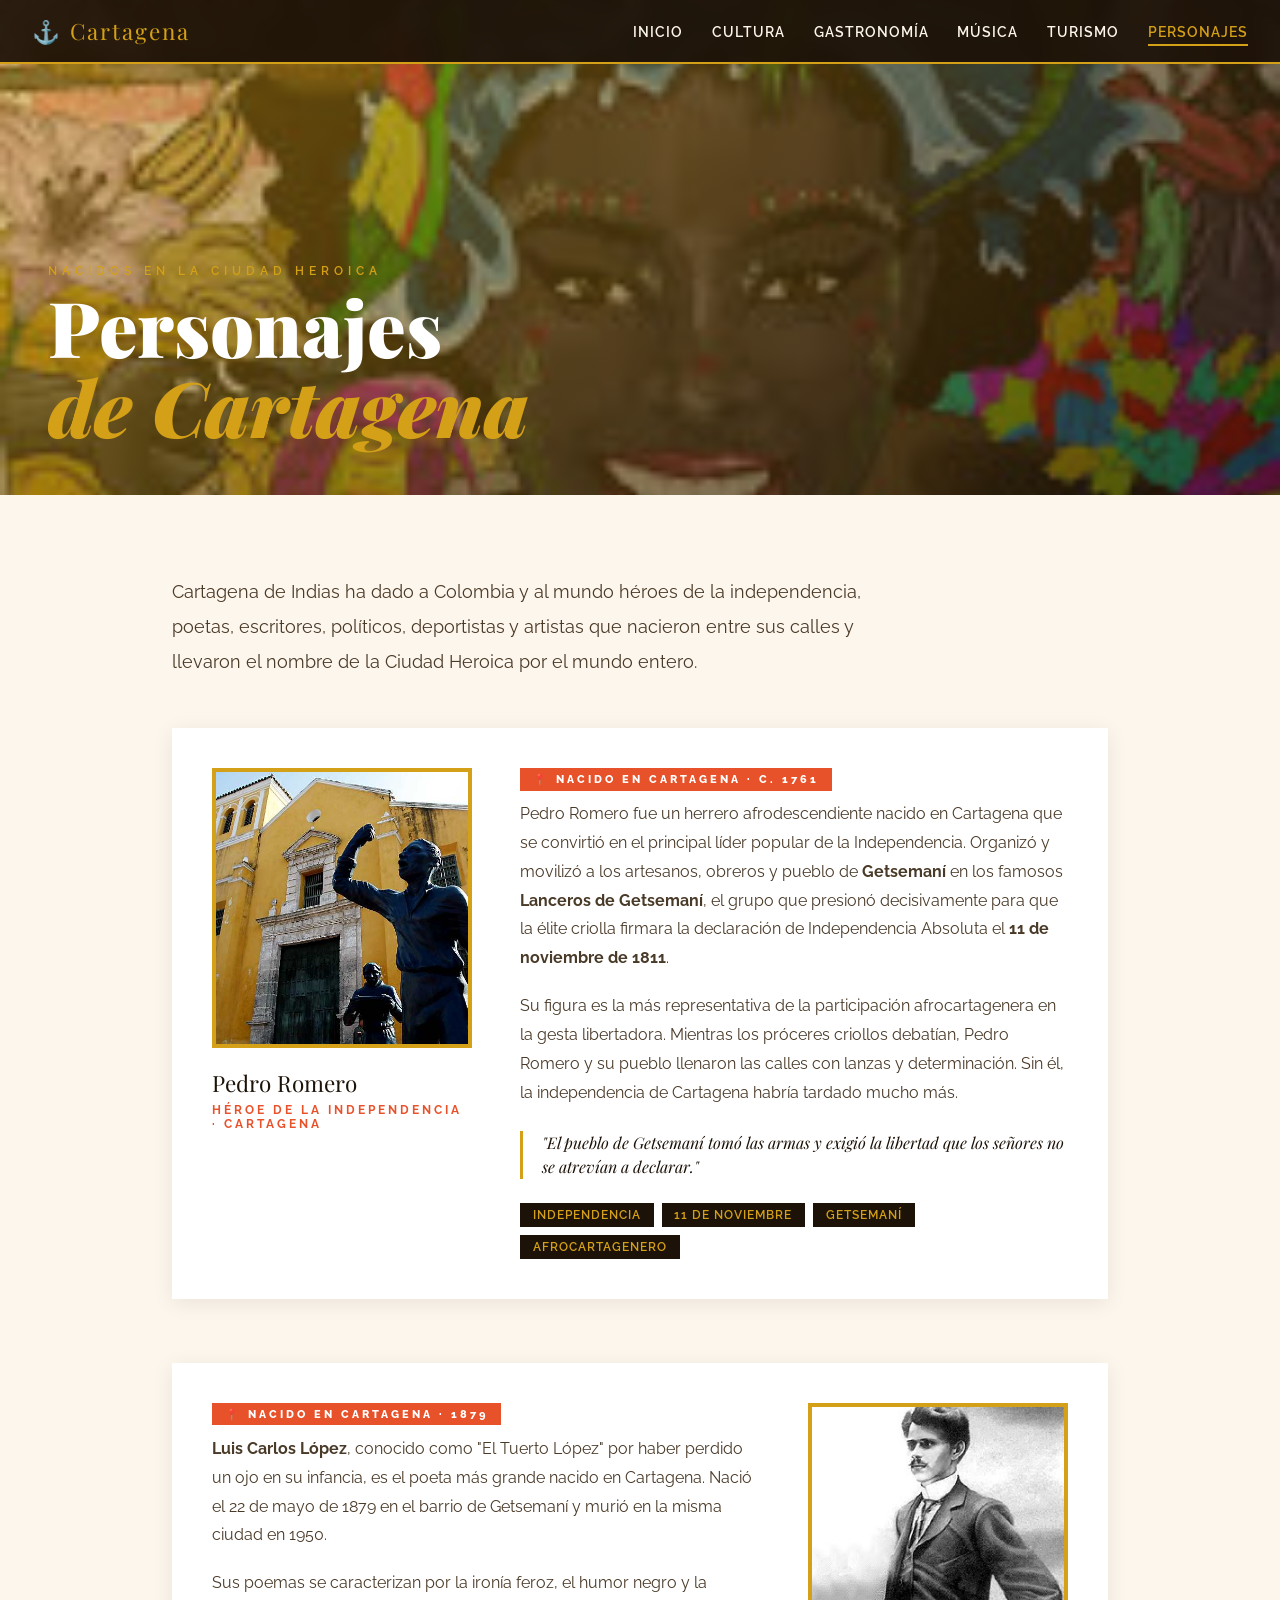
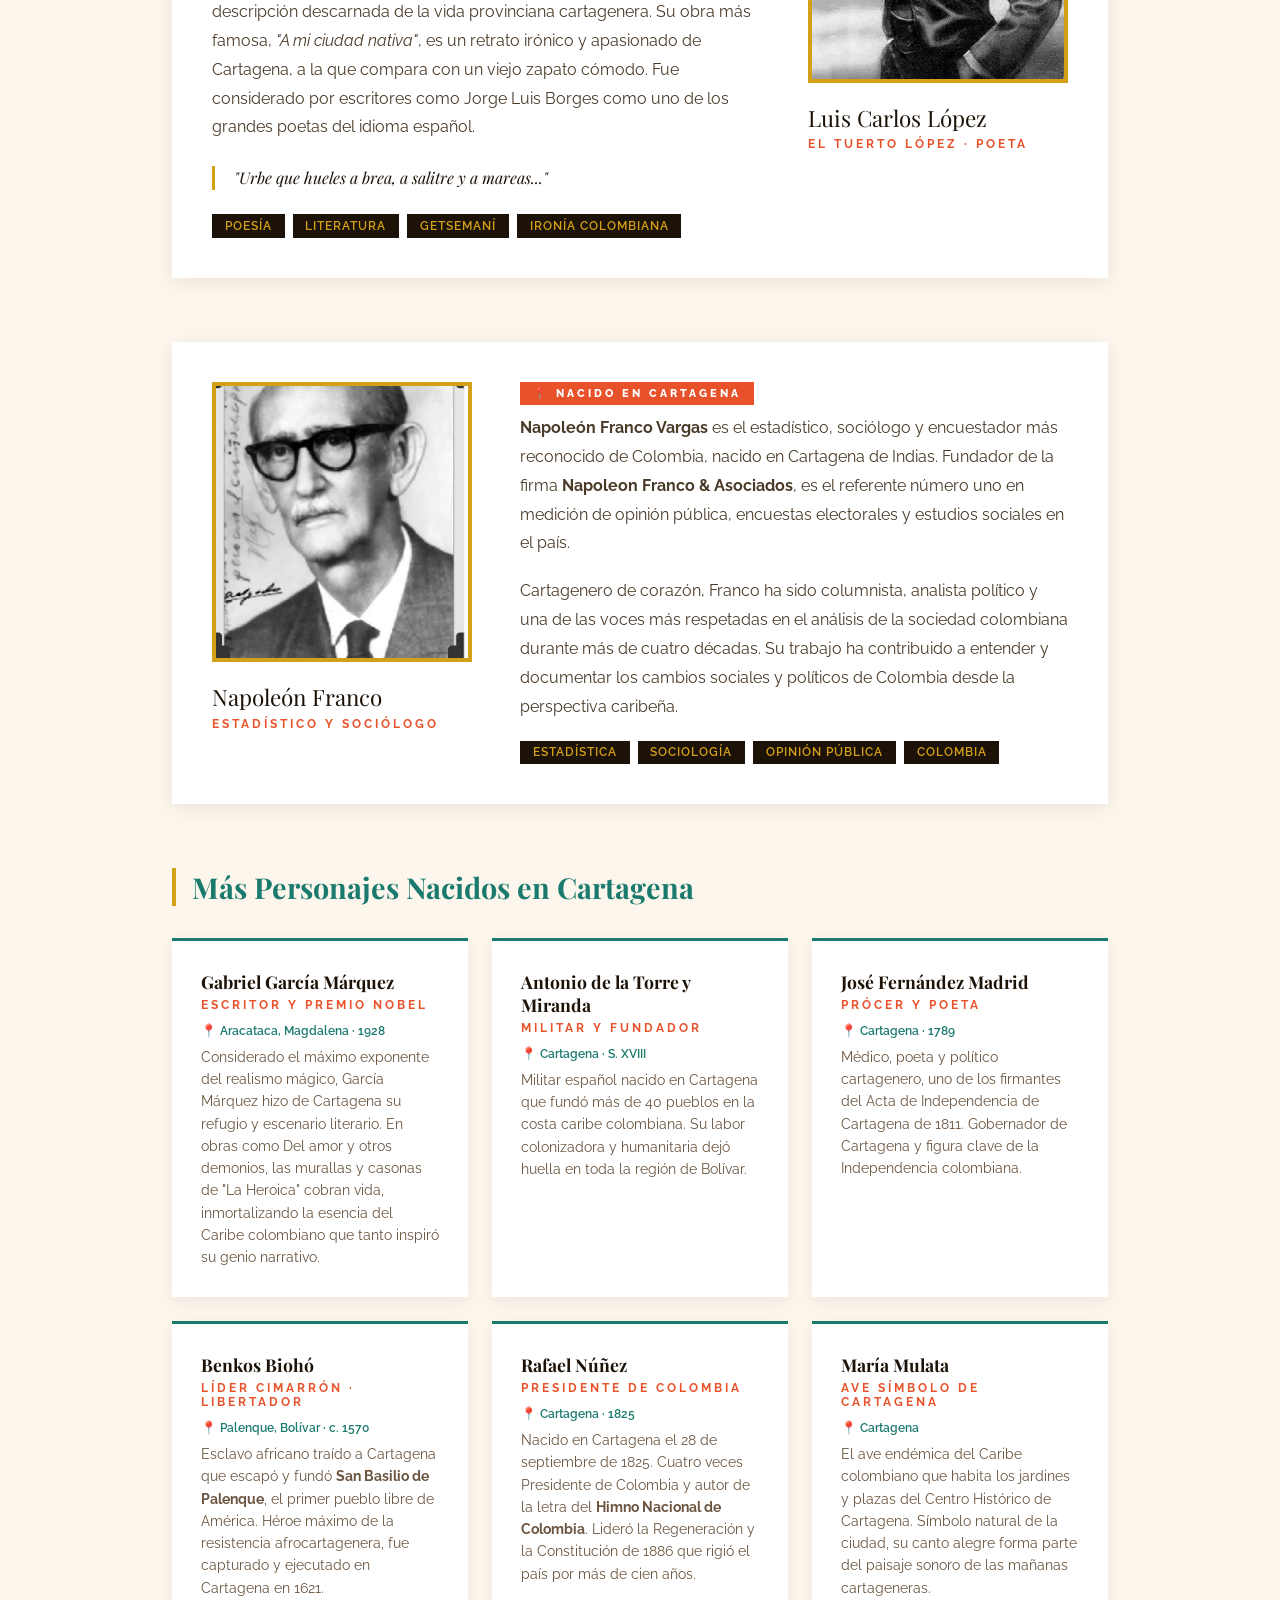
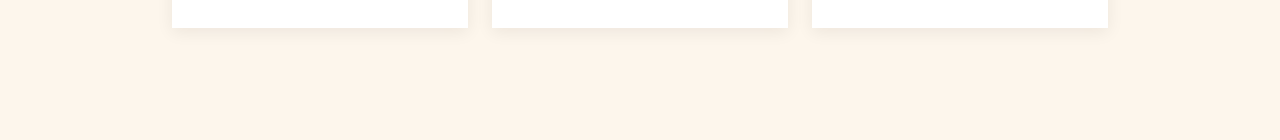
<file: pagina cartagena/personajes.html>
<!DOCTYPE html>
<html lang="es">
<head>
  <meta charset="UTF-8"/>
  <meta name="viewport" content="width=device-width, initial-scale=1.0"/>
  <title>Personajes – Cartagena de Indias</title>
  <link href="https://fonts.googleapis.com/css2?family=Playfair+Display:ital,wght@0,400;0,700;0,900;1,400&family=Raleway:wght@300;400;600;700&display=swap" rel="stylesheet"/>
  <style>
    :root { --gold:#D4A017; --coral:#E8522A; --teal:#1A7A6E; --cream:#FDF6EC; --dark:#1C1208; }
    * { margin:0; padding:0; box-sizing:border-box; }
    body { font-family:'Raleway',sans-serif; background:var(--cream); color:var(--dark); }
    nav { position:fixed; top:0; width:100%; z-index:100; background:rgba(28,18,8,0.93); backdrop-filter:blur(8px); padding:0 2rem; display:flex; align-items:center; justify-content:space-between; height:64px; border-bottom:2px solid var(--gold); }
    .nav-logo { font-family:'Playfair Display',serif; font-size:1.4rem; color:var(--gold); letter-spacing:2px; text-decoration:none; }
    .nav-links { display:flex; gap:1.8rem; list-style:none; }
    .nav-links a { color:var(--cream); text-decoration:none; font-size:.85rem; font-weight:600; letter-spacing:1px; text-transform:uppercase; padding:4px 0; border-bottom:2px solid transparent; transition:color .3s,border-color .3s; }
    .nav-links a:hover,.nav-links a.active { color:var(--gold); border-bottom-color:var(--gold); }
    .page-hero { height:55vh; display:flex; align-items:flex-end; padding:3rem; position:relative; overflow:hidden; }
    .page-hero-bg { position:absolute; inset:0; background:linear-gradient(135deg,rgba(212,160,23,.5),rgba(28,18,8,.75)), url('imagenes/personajes.jpg') center/cover; }
    .page-hero-content { position:relative; z-index:2; }
    .eyebrow { display:block; font-size:.75rem; letter-spacing:5px; text-transform:uppercase; color:var(--gold); margin-bottom:.5rem; font-weight:600; }
    .page-hero h1 { font-family:'Playfair Display',serif; font-size:clamp(2.5rem,6vw,5rem); color:#fff; font-weight:900; line-height:1.05; }
    .page-hero h1 em { color:var(--gold); }
    main { max-width:1000px; margin:0 auto; padding:5rem 2rem; }
    p.lead { font-size:1.15rem; line-height:1.9; color:#4a3a28; margin-bottom:3rem; max-width:700px; }
    .body-text { font-size:1rem; line-height:1.8; color:#4a3a28; margin-bottom:1.2rem; }
    h3.sub-title { font-family:'Playfair Display',serif; font-size:1.8rem; margin:3rem 0 1.5rem; color:var(--teal); border-left:4px solid var(--gold); padding-left:1rem; }

    .born-badge { display:inline-block; background:var(--coral); color:#fff; font-size:.68rem; letter-spacing:3px; text-transform:uppercase; padding:.3rem .8rem; font-weight:800; margin-bottom:.6rem; }

    .person-feature { display:grid; grid-template-columns:260px 1fr; gap:3rem; align-items:start; margin-bottom:4rem; background:#fff; padding:2.5rem; box-shadow:0 4px 20px rgba(28,18,8,.08); }
    .person-feature.reverse { grid-template-columns:1fr 260px; }
    .person-feature.reverse .person-img { order:2; }
    .person-feature.reverse .person-info { order:1; }
    .person-img img { width:100%; height:280px; object-fit:cover; border:4px solid var(--gold); }
    .person-img .pname { font-family:'Playfair Display',serif; font-size:1.4rem; color:var(--dark); margin-top:1rem; display:block; }
    .person-img .ptitle { font-size:.75rem; letter-spacing:3px; text-transform:uppercase; color:var(--coral); font-weight:700; display:block; margin-top:.3rem; }
    .person-info blockquote { border-left:3px solid var(--gold); padding-left:1.2rem; font-family:'Playfair Display',serif; font-style:italic; font-size:1rem; color:var(--dark); margin:1.5rem 0; line-height:1.5; }
    .person-info .tags { display:flex; gap:.5rem; flex-wrap:wrap; margin-top:1rem; }
    .person-info .tags span { background:var(--dark); color:var(--gold); font-size:.72rem; padding:.3rem .8rem; letter-spacing:1px; text-transform:uppercase; font-weight:600; }

    .mini-grid { display:grid; grid-template-columns:repeat(auto-fit,minmax(220px,1fr)); gap:1.5rem; margin:2rem 0; }
    .mini-card { background:#fff; padding:1.8rem; box-shadow:0 4px 16px rgba(28,18,8,.07); transition:transform .3s; border-top:3px solid var(--teal); }
    .mini-card:hover { transform:translateY(-4px); }
    .mini-card h4 { font-family:'Playfair Display',serif; font-size:1.1rem; color:var(--dark); margin-bottom:.3rem; }
    .mini-card .role { font-size:.72rem; letter-spacing:3px; text-transform:uppercase; color:var(--coral); font-weight:700; margin-bottom:.7rem; display:block; }
    .mini-card .born { font-size:.78rem; color:var(--teal); font-weight:600; margin-bottom:.5rem; display:block; }
    .mini-card p { font-size:.87rem; line-height:1.6; color:#6b5540; }

    .video-embed { position:relative; padding-bottom:56.25%; height:0; overflow:hidden; border:3px solid var(--gold); margin:2rem 0; }
    .video-embed iframe { position:absolute; inset:0; width:100%; height:100%; border:none; }
    footer { background:var(--dark); color:rgba(255,255,255,0.5); text-align:center; padding:2.5rem; font-size:.82rem; border-top:2px solid var(--gold); }
    footer span { color:var(--gold); }
    @media(max-width:700px){.person-feature,.person-feature.reverse{grid-template-columns:1fr}.person-feature.reverse .person-img{order:0}}
  </style>
</head>
<body>
<nav>
  <a class="nav-logo" href="index.html">⚓ Cartagena</a>
  <ul class="nav-links">
    <li><a href="index.html">Inicio</a></li>
    <li><a href="cultura.html">Cultura</a></li>
    <li><a href="gastronomia.html">Gastronomía</a></li>
    <li><a href="musica.html">Música</a></li>
    <li><a href="turismo.html">Turismo</a></li>
    <li><a href="personajes.html" class="active">Personajes</a></li>
  </ul>
</nav>

<div class="page-hero">
  <div class="page-hero-bg"></div>
  <div class="page-hero-content">
    <span class="eyebrow">Nacidos en la Ciudad Heroica</span>
    <h1>Personajes<br/><em>de Cartagena</em></h1>
  </div>
</div>

<main>
  <p class="lead">Cartagena de Indias ha dado a Colombia y al mundo héroes de la independencia, poetas, escritores, políticos, deportistas y artistas que nacieron entre sus calles y llevaron el nombre de la Ciudad Heroica por el mundo entero.</p>

  <!-- PEDRO ROMERO -->
  <div class="person-feature">
    <div class="person-img">
      <img src="imagenes/pedroromero.jpg" alt="Pedro Romero Cartagena"/>
      <span class="pname">Pedro Romero</span>
      <span class="ptitle">Héroe de la Independencia · Cartagena</span>
    </div>
    <div class="person-info">
      <span class="born-badge">📍 Nacido en Cartagena · c. 1761</span>
      <p class="body-text">Pedro Romero fue un herrero afrodescendiente nacido en Cartagena que se convirtió en el principal líder popular de la Independencia. Organizó y movilizó a los artesanos, obreros y pueblo de <strong>Getsemaní</strong> en los famosos <strong>Lanceros de Getsemaní</strong>, el grupo que presionó decisivamente para que la élite criolla firmara la declaración de Independencia Absoluta el <strong>11 de noviembre de 1811</strong>.</p>
      <p class="body-text">Su figura es la más representativa de la participación afrocartagenera en la gesta libertadora. Mientras los próceres criollos debatían, Pedro Romero y su pueblo llenaron las calles con lanzas y determinación. Sin él, la independencia de Cartagena habría tardado mucho más.</p>
      <blockquote>"El pueblo de Getsemaní tomó las armas y exigió la libertad que los señores no se atrevían a declarar."</blockquote>
      <div class="tags"><span>Independencia</span><span>11 de Noviembre</span><span>Getsemaní</span><span>Afrocartagenero</span></div>
    </div>
  </div>

  <!-- LUIS CARLOS LÓPEZ -->
  <div class="person-feature reverse">
    <div class="person-img">
      <img src="imagenes/luiscarloslopez.jpg" alt="Luis Carlos López"/>
      <span class="pname">Luis Carlos López</span>
      <span class="ptitle">El Tuerto López · Poeta</span>
    </div>
    <div class="person-info">
      <span class="born-badge">📍 Nacido en Cartagena · 1879</span>
      <p class="body-text"><strong>Luis Carlos López</strong>, conocido como "El Tuerto López" por haber perdido un ojo en su infancia, es el poeta más grande nacido en Cartagena. Nació el 22 de mayo de 1879 en el barrio de Getsemaní y murió en la misma ciudad en 1950.</p>
      <p class="body-text">Sus poemas se caracterizan por la ironía feroz, el humor negro y la descripción descarnada de la vida provinciana cartagenera. Su obra más famosa, <em>"A mi ciudad nativa"</em>, es un retrato irónico y apasionado de Cartagena, a la que compara con un viejo zapato cómodo. Fue considerado por escritores como Jorge Luis Borges como uno de los grandes poetas del idioma español.</p>
      <blockquote>"Urbe que hueles a brea, a salitre y a mareas..."</blockquote>
      <div class="tags"><span>Poesía</span><span>Literatura</span><span>Getsemaní</span><span>Ironía colombiana</span></div>
    </div>
  </div>

  <!-- ADOLFO MEISEL -->
  <div class="person-feature">
    <div class="person-img">
      <img src="imagenes/franco.webp" alt="Napoleón Franco"/>
      <span class="pname">Napoleón Franco</span>
      <span class="ptitle">Estadístico y Sociólogo</span>
    </div>
    <div class="person-info">
      <span class="born-badge">📍 Nacido en Cartagena</span>
      <p class="body-text"><strong>Napoleón Franco Vargas</strong> es el estadístico, sociólogo y encuestador más reconocido de Colombia, nacido en Cartagena de Indias. Fundador de la firma <strong>Napoleon Franco & Asociados</strong>, es el referente número uno en medición de opinión pública, encuestas electorales y estudios sociales en el país.</p>
      <p class="body-text">Cartagenero de corazón, Franco ha sido columnista, analista político y una de las voces más respetadas en el análisis de la sociedad colombiana durante más de cuatro décadas. Su trabajo ha contribuido a entender y documentar los cambios sociales y políticos de Colombia desde la perspectiva caribeña.</p>
      <div class="tags"><span>Estadística</span><span>Sociología</span><span>Opinión pública</span><span>Colombia</span></div>
    </div>
  </div>

  <h3 class="sub-title">Más Personajes Nacidos en Cartagena</h3>
  <div class="mini-grid">

    <div class="mini-card">
      <h4>Gabriel García Márquez</h4>
      <span class="role">Escritor y Premio Nobel</span>
      <span class="born">📍 Aracataca, Magdalena · 1928</span>
      <p>Considerado el máximo exponente del realismo mágico, García Márquez hizo de Cartagena su refugio y escenario literario. En obras como Del amor y otros demonios, las murallas y casonas de "La Heroica" cobran vida, inmortalizando la esencia del Caribe colombiano que tanto inspiró su genio narrativo.</p>
    </div>

    <div class="mini-card">
      <h4>Antonio de la Torre y Miranda</h4>
      <span class="role">Militar y Fundador</span>
      <span class="born">📍 Cartagena · S. XVIII</span>
      <p>Militar español nacido en Cartagena que fundó más de 40 pueblos en la costa caribe colombiana. Su labor colonizadora y humanitaria dejó huella en toda la región de Bolívar.</p>
    </div>

    <div class="mini-card">
      <h4>José Fernández Madrid</h4>
      <span class="role">Prócer y Poeta</span>
      <span class="born">📍 Cartagena · 1789</span>
      <p>Médico, poeta y político cartagenero, uno de los firmantes del Acta de Independencia de Cartagena de 1811. Gobernador de Cartagena y figura clave de la Independencia colombiana.</p>
    </div>

    <div class="mini-card">
      <h4>Benkos Biohó</h4>
      <span class="role">Líder Cimarrón · Libertador</span>
      <span class="born">📍 Palenque, Bolívar · c. 1570</span>
      <p>Esclavo africano traído a Cartagena que escapó y fundó <strong>San Basilio de Palenque</strong>, el primer pueblo libre de América. Héroe máximo de la resistencia afrocartagenera, fue capturado y ejecutado en Cartagena en 1621.</p>
    </div>

    <div class="mini-card">
      <h4>Rafael Núñez</h4>
      <span class="role">Presidente de Colombia</span>
      <span class="born">📍 Cartagena · 1825</span>
      <p>Nacido en Cartagena el 28 de septiembre de 1825. Cuatro veces Presidente de Colombia y autor de la letra del <strong>Himno Nacional de Colombia</strong>. Lideró la Regeneración y la Constitución de 1886 que rigió el país por más de cien años.</p>
    </div>

    <div class="mini-card">
      <h4>María Mulata</h4>
      <span class="role">Ave Símbolo de Cartagena</span>
      <span class="born">📍 Cartagena</span>
      <p>El ave endémica del Caribe colombiano que habita los jardines y plazas del Centro Histórico de Cartagena. Símbolo natural de la ciudad, su canto alegre forma parte del paisaje sonoro de las mañanas cartageneras.</p>
    </div>

  </div>
</body>
</html>
</file>
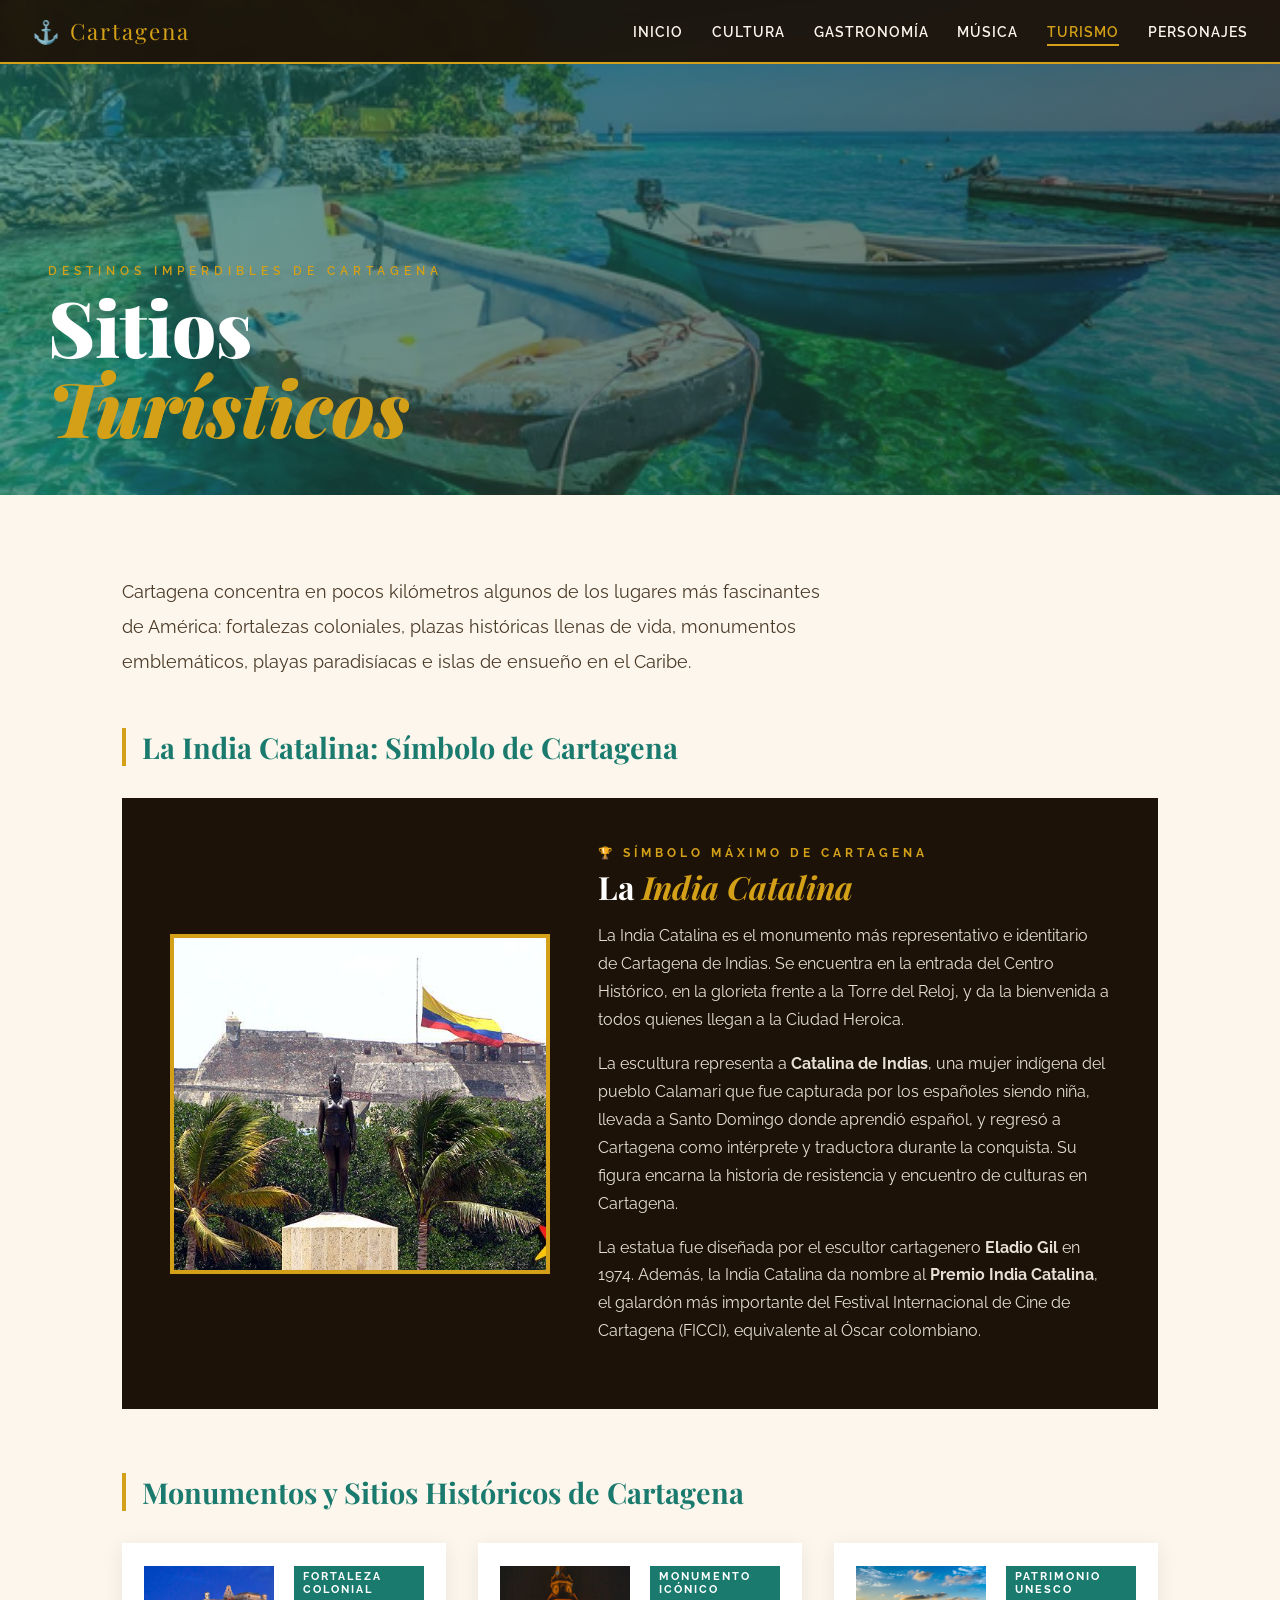
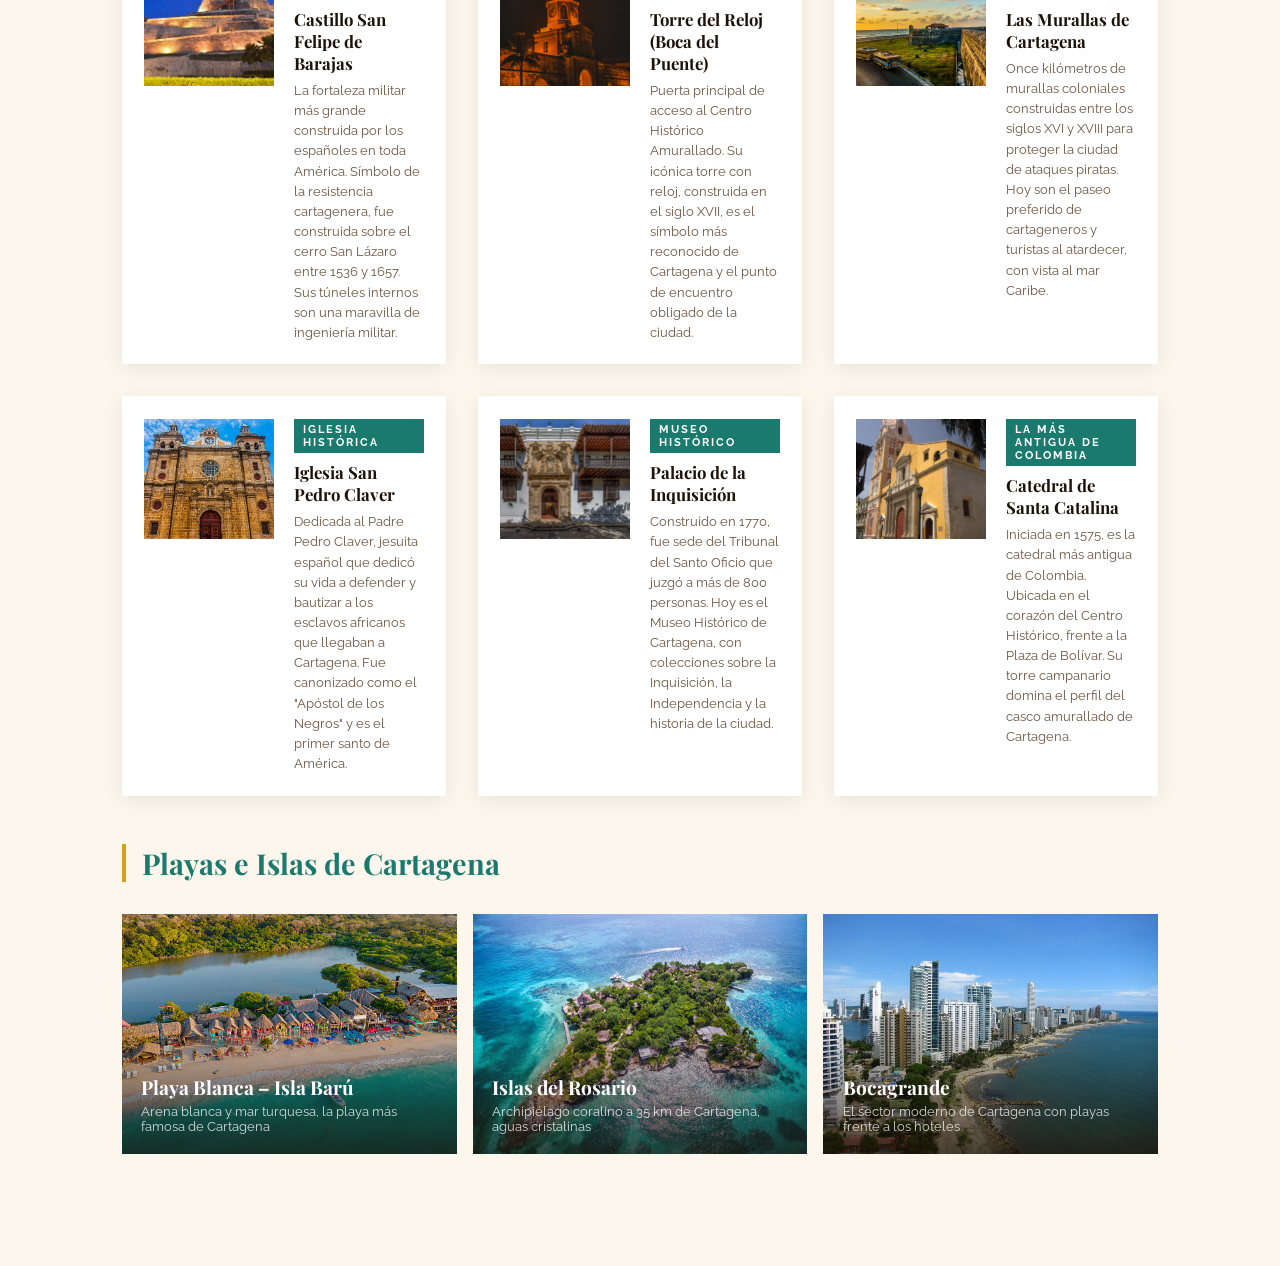
<file: pagina cartagena/turismo.html>
<!DOCTYPE html>
<html lang="es">
<head>
  <meta charset="UTF-8"/>
  <meta name="viewport" content="width=device-width, initial-scale=1.0"/>
  <title>Turismo – Cartagena de Indias</title>
  <link href="https://fonts.googleapis.com/css2?family=Playfair+Display:ital,wght@0,400;0,700;0,900;1,400&family=Raleway:wght@300;400;600;700&display=swap" rel="stylesheet"/>
  <style>
    :root { --gold:#D4A017; --coral:#E8522A; --teal:#1A7A6E; --cream:#FDF6EC; --dark:#1C1208; }
    * { margin:0; padding:0; box-sizing:border-box; }
    body { font-family:'Raleway',sans-serif; background:var(--cream); color:var(--dark); }
    nav { position:fixed; top:0; width:100%; z-index:100; background:rgba(28,18,8,0.93); backdrop-filter:blur(8px); padding:0 2rem; display:flex; align-items:center; justify-content:space-between; height:64px; border-bottom:2px solid var(--gold); }
    .nav-logo { font-family:'Playfair Display',serif; font-size:1.4rem; color:var(--gold); letter-spacing:2px; text-decoration:none; }
    .nav-links { display:flex; gap:1.8rem; list-style:none; }
    .nav-links a { color:var(--cream); text-decoration:none; font-size:.85rem; font-weight:600; letter-spacing:1px; text-transform:uppercase; padding:4px 0; border-bottom:2px solid transparent; transition:color .3s,border-color .3s; }
    .nav-links a:hover,.nav-links a.active { color:var(--gold); border-bottom-color:var(--gold); }
    .page-hero { height:55vh; display:flex; align-items:flex-end; padding:3rem; position:relative; overflow:hidden; }
    .page-hero-bg { position:absolute; inset:0; background:linear-gradient(135deg,rgba(26,122,110,.65),rgba(28,18,8,.65)), url('imagenes/turismo.jpg') center/cover; }
    .page-hero-content { position:relative; z-index:2; }
    .eyebrow { display:block; font-size:.75rem; letter-spacing:5px; text-transform:uppercase; color:var(--gold); margin-bottom:.5rem; font-weight:600; }
    .page-hero h1 { font-family:'Playfair Display',serif; font-size:clamp(2.5rem,6vw,5rem); color:#fff; font-weight:900; line-height:1.05; }
    .page-hero h1 em { color:var(--gold); }
    main { max-width:1100px; margin:0 auto; padding:5rem 2rem; }
    p.lead { font-size:1.15rem; line-height:1.9; color:#4a3a28; margin-bottom:3rem; max-width:700px; }
    .body-text { font-size:1rem; line-height:1.8; color:#4a3a28; margin-bottom:1.2rem; }
    h3.sub-title { font-family:'Playfair Display',serif; font-size:1.8rem; margin:3rem 0 1.5rem; color:var(--teal); border-left:4px solid var(--gold); padding-left:1rem; }

    /* India Catalina featured */
    .featured-site { display:grid; grid-template-columns:380px 1fr; gap:3rem; align-items:center; background:var(--dark); color:var(--cream); padding:3rem; margin:2rem 0 4rem; }
    .featured-site img { width:100%; height:340px; object-fit:cover; border:4px solid var(--gold); }
    .featured-site .f-label { font-size:.72rem; letter-spacing:4px; text-transform:uppercase; color:var(--gold); font-weight:700; margin-bottom:.5rem; display:block; }
    .featured-site h2 { font-family:'Playfair Display',serif; font-size:2rem; color:#fff; margin-bottom:1rem; line-height:1.2; }
    .featured-site h2 em { color:var(--gold); font-style:italic; }
    .featured-site p { font-size:.97rem; line-height:1.8; opacity:.9; margin-bottom:1rem; }

    .attraction-list { display:grid; grid-template-columns:repeat(auto-fit,minmax(300px,1fr)); gap:2rem; margin:2rem 0; }
    .attraction { display:grid; grid-template-columns:130px 1fr; gap:1.2rem; background:#fff; padding:1.4rem; box-shadow:0 4px 20px rgba(28,18,8,.08); transition:transform .3s; }
    .attraction:hover { transform:translateY(-4px); }
    .attraction img { width:130px; height:120px; object-fit:cover; }
    .attraction-info .badge { display:inline-block; background:var(--teal); color:#fff; font-size:.68rem; letter-spacing:2px; text-transform:uppercase; padding:.25rem .6rem; margin-bottom:.5rem; font-weight:700; }
    .attraction-info h4 { font-family:'Playfair Display',serif; font-size:1.05rem; margin-bottom:.4rem; }
    .attraction-info p { font-size:.84rem; line-height:1.5; color:#6b5540; }

    .beaches { display:grid; grid-template-columns:repeat(3,1fr); gap:1rem; margin:2rem 0; }
    .beach-card { position:relative; height:240px; overflow:hidden; }
    .beach-card img { width:100%; height:100%; object-fit:cover; transition:transform .4s; }
    .beach-card:hover img { transform:scale(1.08); }
    .beach-card-overlay { position:absolute; inset:0; background:linear-gradient(to top,rgba(28,18,8,.75) 0%,transparent 60%); display:flex; flex-direction:column; justify-content:flex-end; padding:1.2rem; }
    .beach-card-overlay h4 { font-family:'Playfair Display',serif; color:#fff; font-size:1.2rem; }
    .beach-card-overlay p { color:rgba(255,255,255,.8); font-size:.8rem; margin-top:.3rem; }

    .video-embed { position:relative; padding-bottom:56.25%; height:0; overflow:hidden; border:3px solid var(--gold); margin:2rem 0; }
    .video-embed iframe { position:absolute; inset:0; width:100%; height:100%; border:none; }
    footer { background:var(--dark); color:rgba(255,255,255,0.5); text-align:center; padding:2.5rem; font-size:.82rem; border-top:2px solid var(--gold); }
    footer span { color:var(--gold); }
    @media(max-width:750px){.featured-site{grid-template-columns:1fr}.beaches{grid-template-columns:1fr}.attraction{grid-template-columns:1fr}}
  </style>
</head>
<body>
<nav>
  <a class="nav-logo" href="index.html">⚓ Cartagena</a>
  <ul class="nav-links">
    <li><a href="index.html">Inicio</a></li>
    <li><a href="cultura.html">Cultura</a></li>
    <li><a href="gastronomia.html">Gastronomía</a></li>
    <li><a href="musica.html">Música</a></li>
    <li><a href="turismo.html" class="active">Turismo</a></li>
    <li><a href="personajes.html">Personajes</a></li>
  </ul>
</nav>

<div class="page-hero">
  <div class="page-hero-bg"></div>
  <div class="page-hero-content">
    <span class="eyebrow">Destinos Imperdibles de Cartagena</span>
    <h1>Sitios<br/><em>Turísticos</em></h1>
  </div>
</div>

<main>
  <p class="lead">Cartagena concentra en pocos kilómetros algunos de los lugares más fascinantes de América: fortalezas coloniales, plazas históricas llenas de vida, monumentos emblemáticos, playas paradisíacas e islas de ensueño en el Caribe.</p>

  <!-- INDIA CATALINA - FEATURED -->
  <h3 class="sub-title">La India Catalina: Símbolo de Cartagena</h3>
  <div class="featured-site">
    <img src="imagenes/indiacatalina.jpg" alt="Monumento India Catalina"/>
    <div>
      <span class="f-label">🏆 Símbolo máximo de Cartagena</span>
      <h2>La <em>India Catalina</em></h2>
      <p>La India Catalina es el monumento más representativo e identitario de Cartagena de Indias. Se encuentra en la entrada del Centro Histórico, en la glorieta frente a la Torre del Reloj, y da la bienvenida a todos quienes llegan a la Ciudad Heroica.</p>
      <p>La escultura representa a <strong>Catalina de Indias</strong>, una mujer indígena del pueblo Calamari que fue capturada por los españoles siendo niña, llevada a Santo Domingo donde aprendió español, y regresó a Cartagena como intérprete y traductora durante la conquista. Su figura encarna la historia de resistencia y encuentro de culturas en Cartagena.</p>
      <p>La estatua fue diseñada por el escultor cartagenero <strong>Eladio Gil</strong> en 1974. Además, la India Catalina da nombre al <strong>Premio India Catalina</strong>, el galardón más importante del Festival Internacional de Cine de Cartagena (FICCI), equivalente al Óscar colombiano.</p>
    </div>
  </div>

  <h3 class="sub-title">Monumentos y Sitios Históricos de Cartagena</h3>
  <div class="attraction-list">

    <div class="attraction">
      <img src="imagenes/castillosanfelipe.jpg" alt="Castillo San Felipe"/>
      <div class="attraction-info">
        <span class="badge">Fortaleza colonial</span>
        <h4>Castillo San Felipe de Barajas</h4>
        <p>La fortaleza militar más grande construida por los españoles en toda América. Símbolo de la resistencia cartagenera, fue construida sobre el cerro San Lázaro entre 1536 y 1657. Sus túneles internos son una maravilla de ingeniería militar.</p>
      </div>
    </div>

    <div class="attraction">
      <img src="imagenes/torredelreloj2.jpeg" alt="Torre del Reloj"/>
      <div class="attraction-info">
        <span class="badge">Monumento icónico</span>
        <h4>Torre del Reloj (Boca del Puente)</h4>
        <p>Puerta principal de acceso al Centro Histórico Amurallado. Su icónica torre con reloj, construida en el siglo XVII, es el símbolo más reconocido de Cartagena y el punto de encuentro obligado de la ciudad.</p>
      </div>
    </div>

    <div class="attraction">
      <img src="imagenes/murallas.jpeg" alt="Murallas"/>
      <div class="attraction-info">
        <span class="badge">Patrimonio UNESCO</span>
        <h4>Las Murallas de Cartagena</h4>
        <p>Once kilómetros de murallas coloniales construidas entre los siglos XVI y XVIII para proteger la ciudad de ataques piratas. Hoy son el paseo preferido de cartageneros y turistas al atardecer, con vista al mar Caribe.</p>
      </div>
    </div>

    <div class="attraction">
      <img src="imagenes/iglesia.jpg" alt="San Pedro Claver"/>
      <div class="attraction-info">
        <span class="badge">Iglesia histórica</span>
        <h4>Iglesia San Pedro Claver</h4>
        <p>Dedicada al Padre Pedro Claver, jesuita español que dedicó su vida a defender y bautizar a los esclavos africanos que llegaban a Cartagena. Fue canonizado como el "Apóstol de los Negros" y es el primer santo de América.</p>
      </div>
    </div>

    <div class="attraction">
      <img src="imagenes/palacio.jpg" alt="Palacio Inquisición"/>
      <div class="attraction-info">
        <span class="badge">Museo histórico</span>
        <h4>Palacio de la Inquisición</h4>
        <p>Construido en 1770, fue sede del Tribunal del Santo Oficio que juzgó a más de 800 personas. Hoy es el Museo Histórico de Cartagena, con colecciones sobre la Inquisición, la Independencia y la historia de la ciudad.</p>
      </div>
    </div>

    <div class="attraction">
      <img src="imagenes/catedral.jpg" alt="Catedral"/>
      <div class="attraction-info">
        <span class="badge">La más antigua de Colombia</span>
        <h4>Catedral de Santa Catalina</h4>
        <p>Iniciada en 1575, es la catedral más antigua de Colombia. Ubicada en el corazón del Centro Histórico, frente a la Plaza de Bolívar. Su torre campanario domina el perfil del casco amurallado de Cartagena.</p>
      </div>
    </div>

  </div>

  <h3 class="sub-title">Playas e Islas de Cartagena</h3>
  <div class="beaches">
    <div class="beach-card">
      <img src="imagenes/playasblancas.jpg" alt="Playa Blanca"/>
      <div class="beach-card-overlay">
        <h4>Playa Blanca – Isla Barú</h4>
        <p>Arena blanca y mar turquesa, la playa más famosa de Cartagena</p>
      </div>
    </div>
    <div class="beach-card">
      <img src="imagenes/islasdelrosario.jpg" alt="Islas del Rosario"/>
      <div class="beach-card-overlay">
        <h4>Islas del Rosario</h4>
        <p>Archipiélago coralino a 35 km de Cartagena, aguas cristalinas</p>
      </div>
    </div>
    <div class="beach-card">
      <img src="imagenes/bocagrande.jpg" alt="Bocagrande"/>
      <div class="beach-card-overlay">
        <h4>Bocagrande</h4>
        <p>El sector moderno de Cartagena con playas frente a los hoteles</p>
      </div>
    </div>
  </div>
</body>
</html>
</file>
<file: proyecto LicenseVault/frontend/static/css/style.css>
/* ─── RESET & VARIABLES ─────────────────────────────────────────────────── */
*, *::before, *::after { box-sizing: border-box; margin: 0; padding: 0; }

:root {
  --bg:        #0b0d12;
  --bg2:       #111420;
  --bg3:       #181c28;
  --border:    #232840;
  --border2:   #2e3450;
  --accent:    #4f7cff;
  --accent2:   #7b5cff;
  --green:     #22d3a3;
  --amber:     #f5a623;
  --red:       #ff5252;
  --text:      #e8ecf8;
  --text2:     #8891b4;
  --text3:     #525a7a;
  --mono:      'DM Mono', monospace;
  --sans:      'DM Sans', sans-serif;
  --display:   'Syne', sans-serif;
  --sidebar-w: 220px;
  --radius:    10px;
  --radius-lg: 16px;
}

html { font-size: 15px; }
body {
  background: var(--bg);
  color: var(--text);
  font-family: var(--sans);
  display: flex;
  min-height: 100vh;
  overflow-x: hidden;
}

/* ─── SCROLLBAR ─────────────────────────────────────────────────────────── */
::-webkit-scrollbar { width: 5px; height: 5px; }
::-webkit-scrollbar-track { background: var(--bg2); }
::-webkit-scrollbar-thumb { background: var(--border2); border-radius: 3px; }

/* ─── SIDEBAR ───────────────────────────────────────────────────────────── */
.sidebar {
  width: var(--sidebar-w);
  background: var(--bg2);
  border-right: 1px solid var(--border);
  display: flex;
  flex-direction: column;
  padding: 1.5rem 0;
  position: fixed;
  top: 0; left: 0;
  height: 100vh;
  z-index: 100;
  transition: transform .28s ease;
}

.brand {
  display: flex;
  align-items: center;
  gap: 10px;
  padding: 0 1.4rem 1.8rem;
  border-bottom: 1px solid var(--border);
  margin-bottom: 1.2rem;
}
.brand-icon { font-size: 1.5rem; color: var(--accent); }
.brand-name {
  font-family: var(--display);
  font-weight: 800;
  font-size: 1.1rem;
  letter-spacing: -.5px;
  color: var(--text);
}

.nav-list { list-style: none; flex: 1; padding: 0 .75rem; }
.nav-item {
  display: flex;
  align-items: center;
  gap: 10px;
  padding: .65rem .85rem;
  margin-bottom: .25rem;
  border-radius: var(--radius);
  font-size: .88rem;
  font-weight: 400;
  color: var(--text2);
  cursor: pointer;
  transition: background .18s, color .18s;
  letter-spacing: .2px;
}
.nav-item:hover { background: var(--bg3); color: var(--text); }
.nav-item.active {
  background: rgba(79,124,255,.14);
  color: var(--accent);
  font-weight: 500;
}
.nav-icon { font-size: .8rem; opacity: .7; }

.sidebar-footer {
  padding: 1rem 1.4rem 0;
  border-top: 1px solid var(--border);
}
.tag-mono {
  font-family: var(--mono);
  font-size: .72rem;
  color: var(--text3);
  letter-spacing: .5px;
}

/* ─── MAIN ──────────────────────────────────────────────────────────────── */
.main-content {
  margin-left: var(--sidebar-w);
  flex: 1;
  display: flex;
  flex-direction: column;
  min-height: 100vh;
}

/* ─── TOPBAR ────────────────────────────────────────────────────────────── */
.topbar {
  display: flex;
  align-items: center;
  gap: 1rem;
  padding: .9rem 1.8rem;
  background: var(--bg2);
  border-bottom: 1px solid var(--border);
  position: sticky;
  top: 0;
  z-index: 50;
}
.menu-btn {
  display: none;
  background: none;
  border: none;
  color: var(--text2);
  font-size: 1.2rem;
  cursor: pointer;
}
.topbar-title {
  font-family: var(--display);
  font-size: 1rem;
  font-weight: 700;
  letter-spacing: -.2px;
  flex: 1;
}
.topbar-right { display: flex; align-items: center; gap: 8px; }
.status-dot {
  width: 7px; height: 7px;
  background: var(--green);
  border-radius: 50%;
  box-shadow: 0 0 6px var(--green);
  animation: pulse 2s infinite;
}
@keyframes pulse {
  0%,100% { opacity: 1; }
  50%      { opacity: .4; }
}

/* ─── PAGES ─────────────────────────────────────────────────────────────── */
.page { display: none; padding: 2rem 1.8rem; animation: fadeIn .22s ease; }
.page.active { display: block; }
@keyframes fadeIn { from { opacity: 0; transform: translateY(6px); } to { opacity: 1; transform: none; } }

/* ─── PAGE HEADER ────────────────────────────────────────────────────────── */
.page-header {
  display: flex;
  align-items: flex-end;
  justify-content: space-between;
  margin-bottom: 1.8rem;
  flex-wrap: wrap;
  gap: 1rem;
}
.page-header h1 {
  font-family: var(--display);
  font-weight: 800;
  font-size: 1.6rem;
  letter-spacing: -1px;
}
.page-header p {
  font-size: .82rem;
  color: var(--text2);
  margin-top: 3px;
}

/* ─── BTN ────────────────────────────────────────────────────────────────── */
.btn {
  display: inline-flex;
  align-items: center;
  gap: 6px;
  padding: .52rem 1.1rem;
  border-radius: var(--radius);
  font-family: var(--sans);
  font-size: .84rem;
  font-weight: 500;
  cursor: pointer;
  transition: all .18s;
  border: none;
  letter-spacing: .1px;
}
.btn-primary {
  background: var(--accent);
  color: #fff;
}
.btn-primary:hover { background: #3d6aee; transform: translateY(-1px); }
.btn-secondary {
  background: var(--bg3);
  color: var(--text2);
  border: 1px solid var(--border);
}
.btn-secondary:hover { color: var(--text); border-color: var(--border2); }
.btn-danger { background: rgba(255,82,82,.12); color: var(--red); border: 1px solid rgba(255,82,82,.2); }
.btn-danger:hover { background: rgba(255,82,82,.2); }
.btn-sm { padding: .33rem .75rem; font-size: .78rem; }
.btn-success { background: rgba(34,211,163,.1); color: var(--green); border: 1px solid rgba(34,211,163,.2); }

/* ─── CARDS GRID ─────────────────────────────────────────────────────────── */
.stats-grid {
  display: grid;
  grid-template-columns: repeat(auto-fit, minmax(200px, 1fr));
  gap: 1rem;
  margin-bottom: 2rem;
}
.stat-card {
  background: var(--bg2);
  border: 1px solid var(--border);
  border-radius: var(--radius-lg);
  padding: 1.3rem 1.4rem;
  position: relative;
  overflow: hidden;
  transition: border-color .2s, transform .2s;
}
.stat-card:hover { border-color: var(--border2); transform: translateY(-2px); }
.stat-card::before {
  content: '';
  position: absolute;
  top: 0; left: 0; right: 0;
  height: 2px;
  background: var(--accent-bar, var(--accent));
}
.stat-label { font-size: .75rem; color: var(--text3); font-family: var(--mono); letter-spacing: .4px; text-transform: uppercase; margin-bottom: .5rem; }
.stat-value {
  font-family: var(--display);
  font-size: clamp(.85rem, 2vw, 1.6rem);
  font-weight: 800;
  letter-spacing: -.5px;
  color: var(--text);
  line-height: 1.15;
  word-break: break-all;
}
.stat-sub { font-size: .75rem; color: var(--text2); margin-top: .4rem; }

/* ─── TABLE ──────────────────────────────────────────────────────────────── */
.table-wrap {
  background: var(--bg2);
  border: 1px solid var(--border);
  border-radius: var(--radius-lg);
  overflow: hidden;
}
.table-toolbar {
  display: flex;
  align-items: center;
  gap: .8rem;
  padding: 1rem 1.2rem;
  border-bottom: 1px solid var(--border);
  flex-wrap: wrap;
}
.search-input {
  flex: 1;
  min-width: 180px;
  background: var(--bg3);
  border: 1px solid var(--border);
  color: var(--text);
  border-radius: 8px;
  padding: .45rem .85rem;
  font-family: var(--sans);
  font-size: .83rem;
  outline: none;
  transition: border-color .18s;
}
.search-input:focus { border-color: var(--accent); }
.search-input::placeholder { color: var(--text3); }

select.search-input { cursor: pointer; }

table {
  width: 100%;
  border-collapse: collapse;
  font-size: .83rem;
}
thead th {
  font-family: var(--mono);
  font-size: .71rem;
  text-transform: uppercase;
  letter-spacing: .6px;
  color: var(--text3);
  padding: .75rem 1rem;
  text-align: left;
  background: var(--bg3);
  border-bottom: 1px solid var(--border);
  white-space: nowrap;
}
tbody tr { border-bottom: 1px solid var(--border); transition: background .15s; }
tbody tr:last-child { border-bottom: none; }
tbody tr:hover { background: rgba(255,255,255,.025); }
tbody td { padding: .75rem 1rem; color: var(--text); vertical-align: middle; }

/* ─── BADGES ─────────────────────────────────────────────────────────────── */
.badge {
  display: inline-block;
  padding: .22rem .6rem;
  border-radius: 5px;
  font-size: .72rem;
  font-family: var(--mono);
  font-weight: 500;
  letter-spacing: .2px;
}
.badge-so    { background: rgba(79,124,255,.15); color: #7ba4ff; }
.badge-seg   { background: rgba(255,82,82,.12);  color: #ff8a8a; }
.badge-prod  { background: rgba(245,166,35,.12); color: #f5c870; }
.badge-saas  { background: rgba(34,211,163,.12); color: #4dd9b4; }
.badge-ok    { background: rgba(34,211,163,.12); color: var(--green); }
.badge-bad   { background: rgba(255,82,82,.12);  color: var(--red); }
.badge-warn  { background: rgba(245,166,35,.12); color: var(--amber); }
.badge-gray  { background: rgba(130,140,180,.1); color: var(--text2); }

/* ─── MODAL ──────────────────────────────────────────────────────────────── */
.modal-overlay {
  display: none;
  position: fixed;
  inset: 0;
  background: rgba(0,0,0,.7);
  backdrop-filter: blur(4px);
  z-index: 500;
  align-items: center;
  justify-content: center;
}
.modal-overlay.open { display: flex; animation: fadeIn .2s ease; }
.modal {
  background: var(--bg2);
  border: 1px solid var(--border2);
  border-radius: var(--radius-lg);
  width: 520px;
  max-width: 94vw;
  max-height: 88vh;
  overflow-y: auto;
  box-shadow: 0 24px 60px rgba(0,0,0,.6);
}
.modal-header {
  display: flex;
  align-items: center;
  justify-content: space-between;
  padding: 1.2rem 1.5rem;
  border-bottom: 1px solid var(--border);
  position: sticky;
  top: 0;
  background: var(--bg2);
  z-index: 1;
}
.modal-title { font-family: var(--display); font-weight: 700; font-size: 1rem; }
.modal-close { background: none; border: none; color: var(--text2); font-size: 1rem; cursor: pointer; transition: color .15s; }
.modal-close:hover { color: var(--text); }
.modal-body { padding: 1.5rem; }

/* ─── FORM ───────────────────────────────────────────────────────────────── */
.form-group { margin-bottom: 1.1rem; }
.form-group label { display: block; font-size: .78rem; color: var(--text2); margin-bottom: .4rem; font-family: var(--mono); letter-spacing: .3px; }
.form-control {
  width: 100%;
  background: var(--bg3);
  border: 1px solid var(--border);
  color: var(--text);
  border-radius: 8px;
  padding: .55rem .85rem;
  font-family: var(--sans);
  font-size: .85rem;
  outline: none;
  transition: border-color .18s;
}
.form-control:focus { border-color: var(--accent); }
.form-control::placeholder { color: var(--text3); }
select.form-control { cursor: pointer; }
textarea.form-control { resize: vertical; min-height: 70px; }
.form-row { display: grid; grid-template-columns: 1fr 1fr; gap: .9rem; }
.form-actions { display: flex; gap: .75rem; justify-content: flex-end; margin-top: 1.4rem; }

/* ─── CHARTS / REPORT CARDS ──────────────────────────────────────────────── */
.report-grid {
  display: grid;
  grid-template-columns: repeat(auto-fit, minmax(300px, 1fr));
  gap: 1.2rem;
}
.report-card {
  background: var(--bg2);
  border: 1px solid var(--border);
  border-radius: var(--radius-lg);
  padding: 1.4rem;
  overflow: hidden;
}
.report-card h3 {
  font-family: var(--display);
  font-weight: 700;
  font-size: .95rem;
  margin-bottom: 1rem;
  color: var(--text);
  letter-spacing: -.3px;
}
.chart-bar-row {
  display: flex;
  align-items: center;
  gap: .75rem;
  margin-bottom: .6rem;
}
.chart-bar-label { font-size: .76rem; color: var(--text2); min-width: 140px; white-space: nowrap; overflow: hidden; text-overflow: ellipsis; }
.chart-bar-track {
  flex: 1;
  background: var(--bg3);
  border-radius: 4px;
  height: 8px;
  overflow: hidden;
}
.chart-bar-fill {
  height: 100%;
  border-radius: 4px;
  transition: width .6s cubic-bezier(.4,0,.2,1);
}
.chart-bar-val { font-size: .73rem; font-family: var(--mono); color: var(--text2); min-width: 60px; text-align: right; }

/* ─── STOCK ALERT ────────────────────────────────────────────────────────── */
.alert-list { display: flex; flex-direction: column; gap: .5rem; }
.alert-item {
  display: flex;
  align-items: center;
  justify-content: space-between;
  background: rgba(255,82,82,.06);
  border: 1px solid rgba(255,82,82,.15);
  border-radius: 8px;
  padding: .6rem .9rem;
  font-size: .82rem;
}
.alert-item span:first-child { color: var(--text); }
.alert-stock { font-family: var(--mono); color: var(--red); }

/* ─── KEYS LIST ──────────────────────────────────────────────────────────── */
.keys-list {
  display: flex;
  flex-wrap: wrap;
  gap: .4rem;
  margin-top: .5rem;
  max-height: 140px;
  overflow-y: auto;
}
.key-pill {
  font-family: var(--mono);
  font-size: .68rem;
  background: var(--bg3);
  border: 1px solid var(--border);
  border-radius: 5px;
  padding: .2rem .5rem;
  color: var(--green);
}

/* ─── EMPTY STATE ─────────────────────────────────────────────────────────── */
.empty-state {
  text-align: center;
  padding: 3rem 1rem;
  color: var(--text3);
}
.empty-state .empty-icon { font-size: 2.5rem; margin-bottom: 1rem; opacity: .3; }
.empty-state p { font-size: .85rem; }

/* ─── LOADING ─────────────────────────────────────────────────────────────── */
.loading {
  text-align: center;
  padding: 2.5rem;
  color: var(--text3);
  font-family: var(--mono);
  font-size: .8rem;
  letter-spacing: 1px;
}

/* ─── TOAST ──────────────────────────────────────────────────────────────── */
.toast {
  position: fixed;
  bottom: 1.5rem;
  right: 1.5rem;
  background: var(--bg3);
  border: 1px solid var(--border2);
  color: var(--text);
  padding: .75rem 1.2rem;
  border-radius: var(--radius);
  font-size: .83rem;
  opacity: 0;
  transform: translateY(8px);
  transition: all .25s;
  z-index: 999;
  pointer-events: none;
  max-width: 320px;
  box-shadow: 0 8px 24px rgba(0,0,0,.4);
}
.toast.show { opacity: 1; transform: none; }
.toast.success { border-left: 3px solid var(--green); }
.toast.error   { border-left: 3px solid var(--red); }
.toast.info    { border-left: 3px solid var(--accent); }

/* ─── PAGINATION ──────────────────────────────────────────────────────────── */
.pagination {
  display: flex;
  align-items: center;
  justify-content: center;
  gap: .4rem;
  padding: 1rem;
  border-top: 1px solid var(--border);
}
.page-btn {
  width: 30px; height: 30px;
  display: flex; align-items: center; justify-content: center;
  border-radius: 7px;
  font-size: .8rem;
  font-family: var(--mono);
  cursor: pointer;
  border: 1px solid var(--border);
  background: var(--bg3);
  color: var(--text2);
  transition: all .15s;
}
.page-btn:hover, .page-btn.active { background: var(--accent); color: #fff; border-color: var(--accent); }
.page-info { font-size: .75rem; color: var(--text3); font-family: var(--mono); padding: 0 .5rem; }

/* ─── RESPONSIVE ──────────────────────────────────────────────────────────── */
@media (max-width: 768px) {
  .sidebar { transform: translateX(-100%); }
  .sidebar.open { transform: none; }
  .main-content { margin-left: 0; }
  .menu-btn { display: block; }
  .form-row { grid-template-columns: 1fr; }
  .stats-grid { grid-template-columns: repeat(2, 1fr); }
}
</file>
